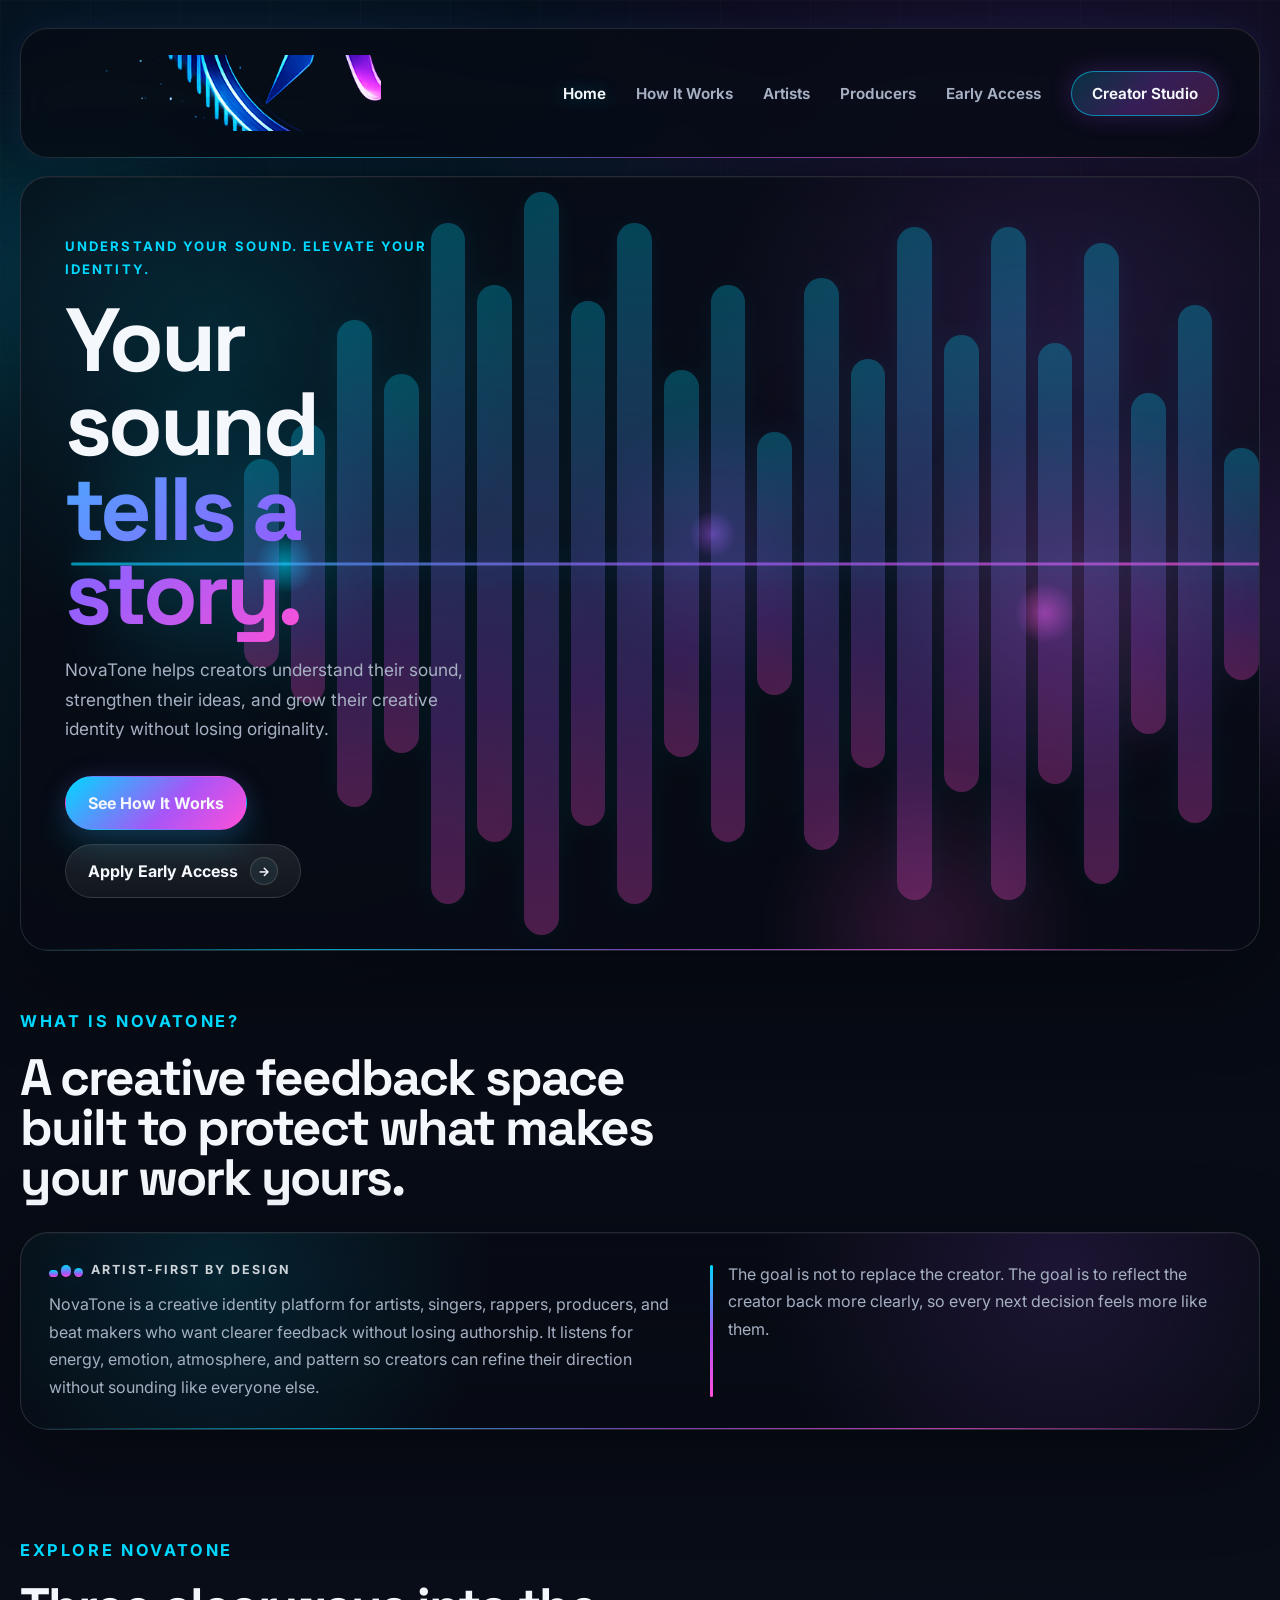
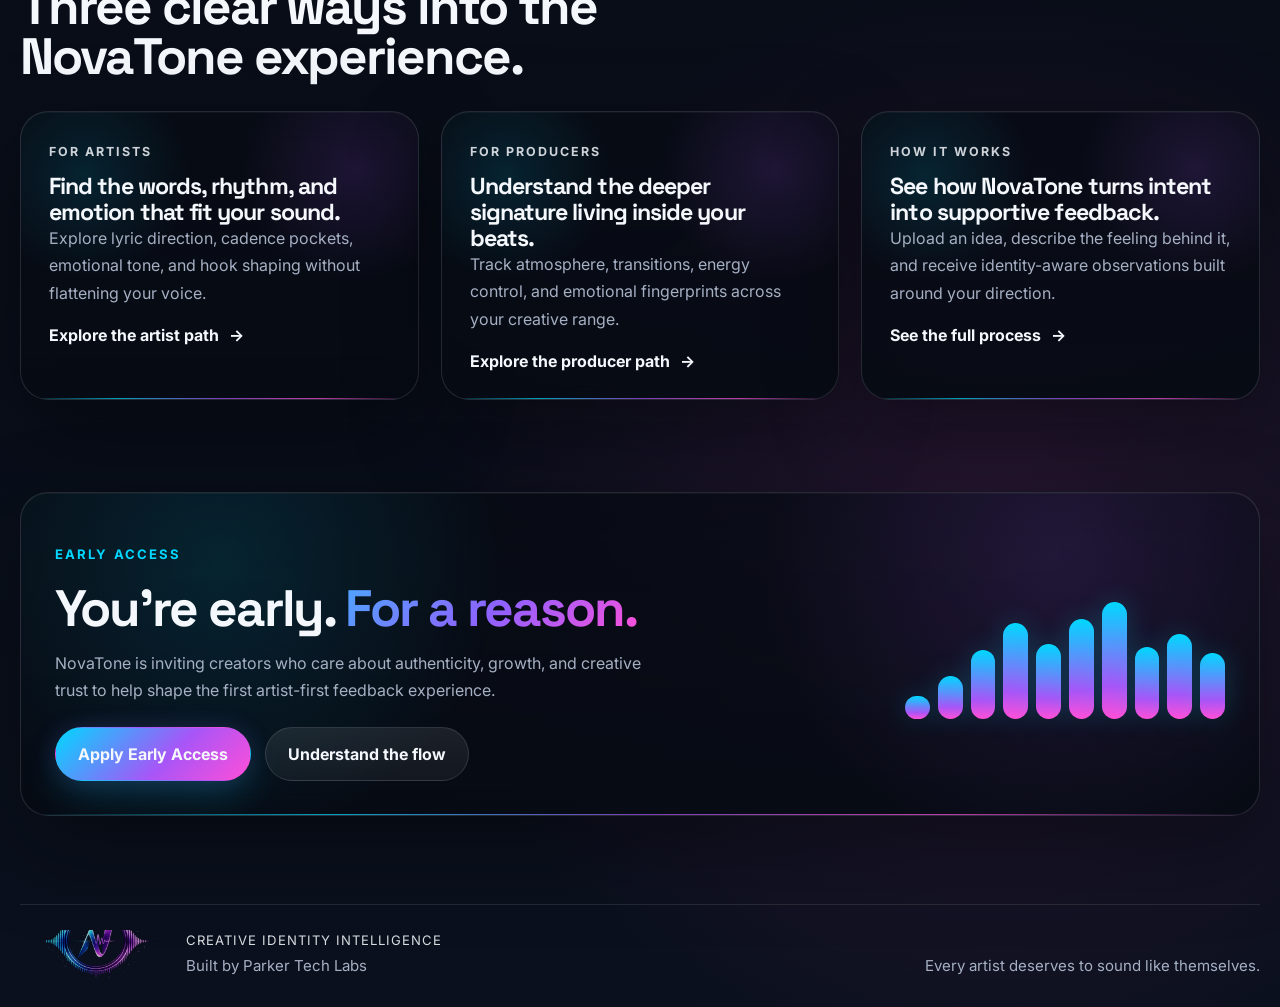
<file: index.html>
<!DOCTYPE html>
<html lang="en">
<head>
  <meta charset="UTF-8">
  <meta name="viewport" content="width=device-width, initial-scale=1.0">
  <title>NovaTone</title>
  <meta http-equiv="refresh" content="0; url=public/index.html">
  <link rel="canonical" href="public/index.html">
  <script>
    window.location.replace("public/index.html");
  </script>
</head>
<body>
  <p>Redirecting to <a href="public/index.html">NovaTone</a>...</p>
</body>
</html>
</file>
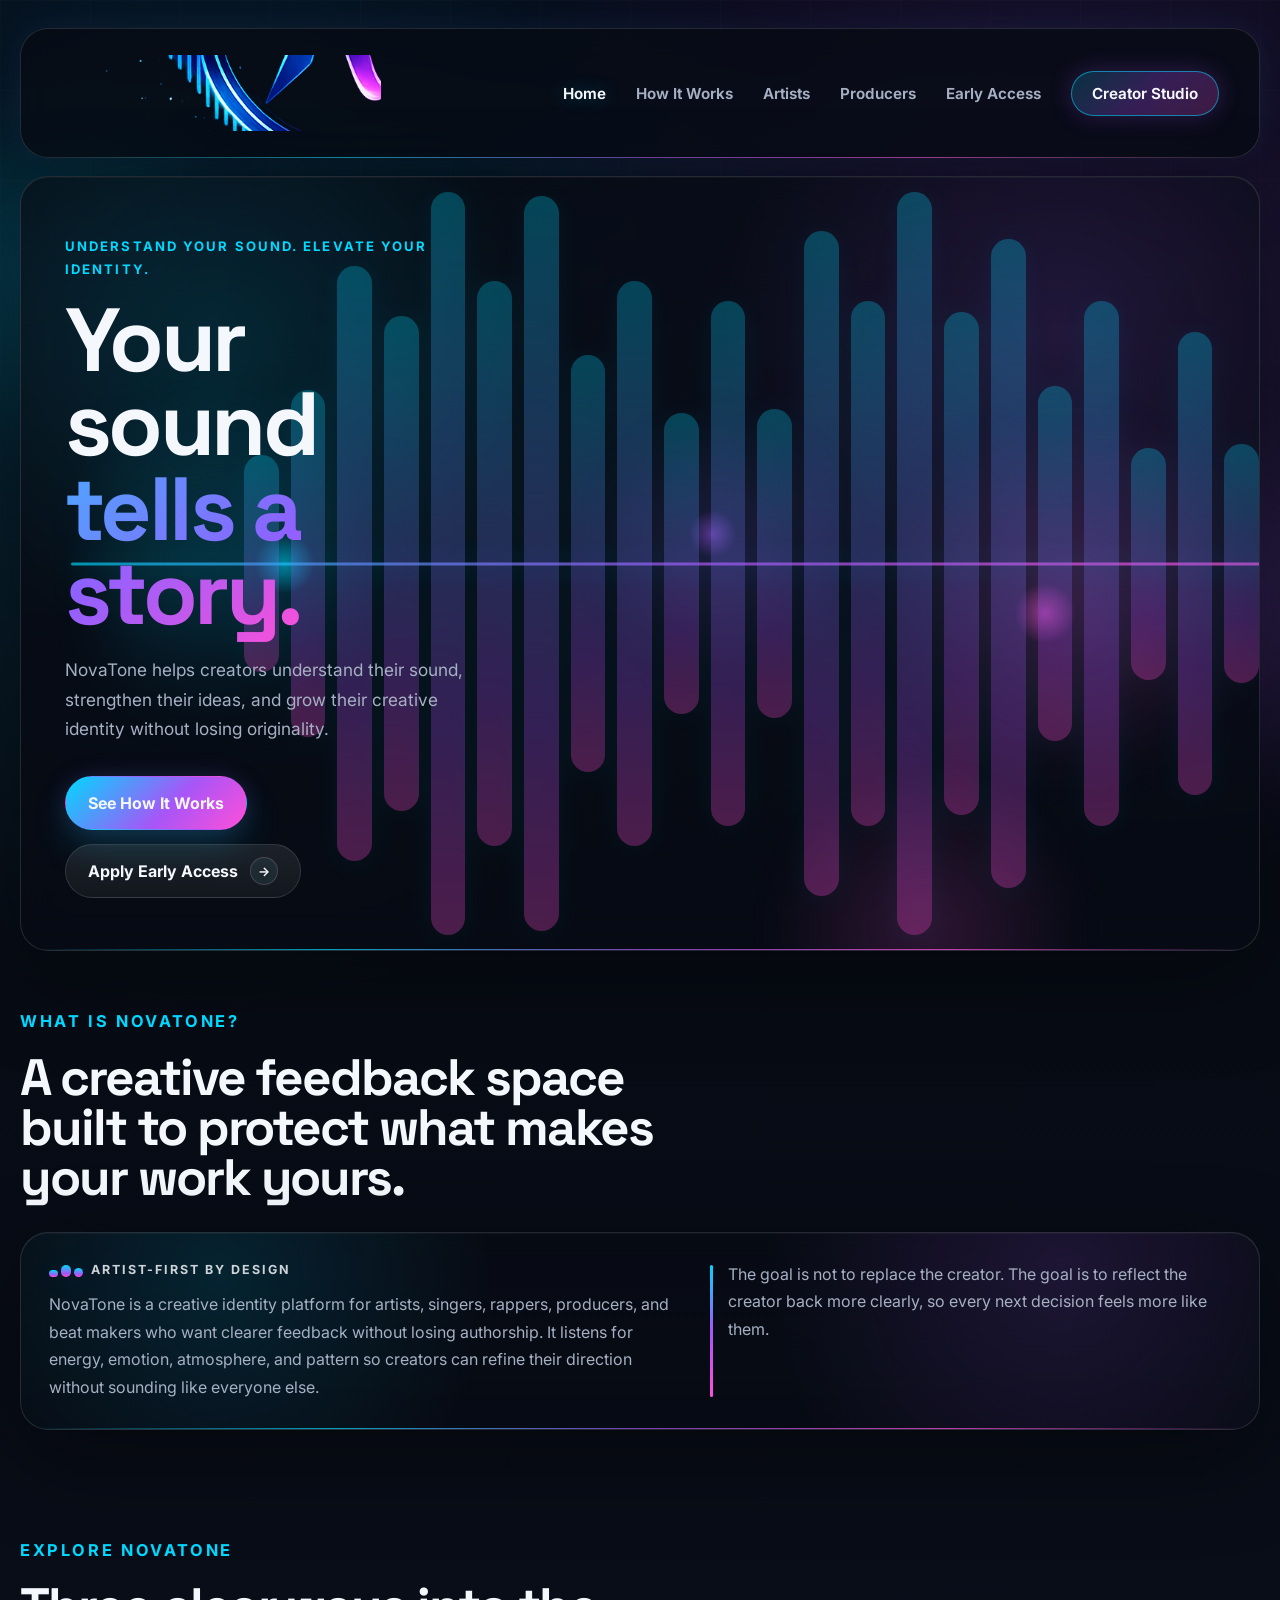
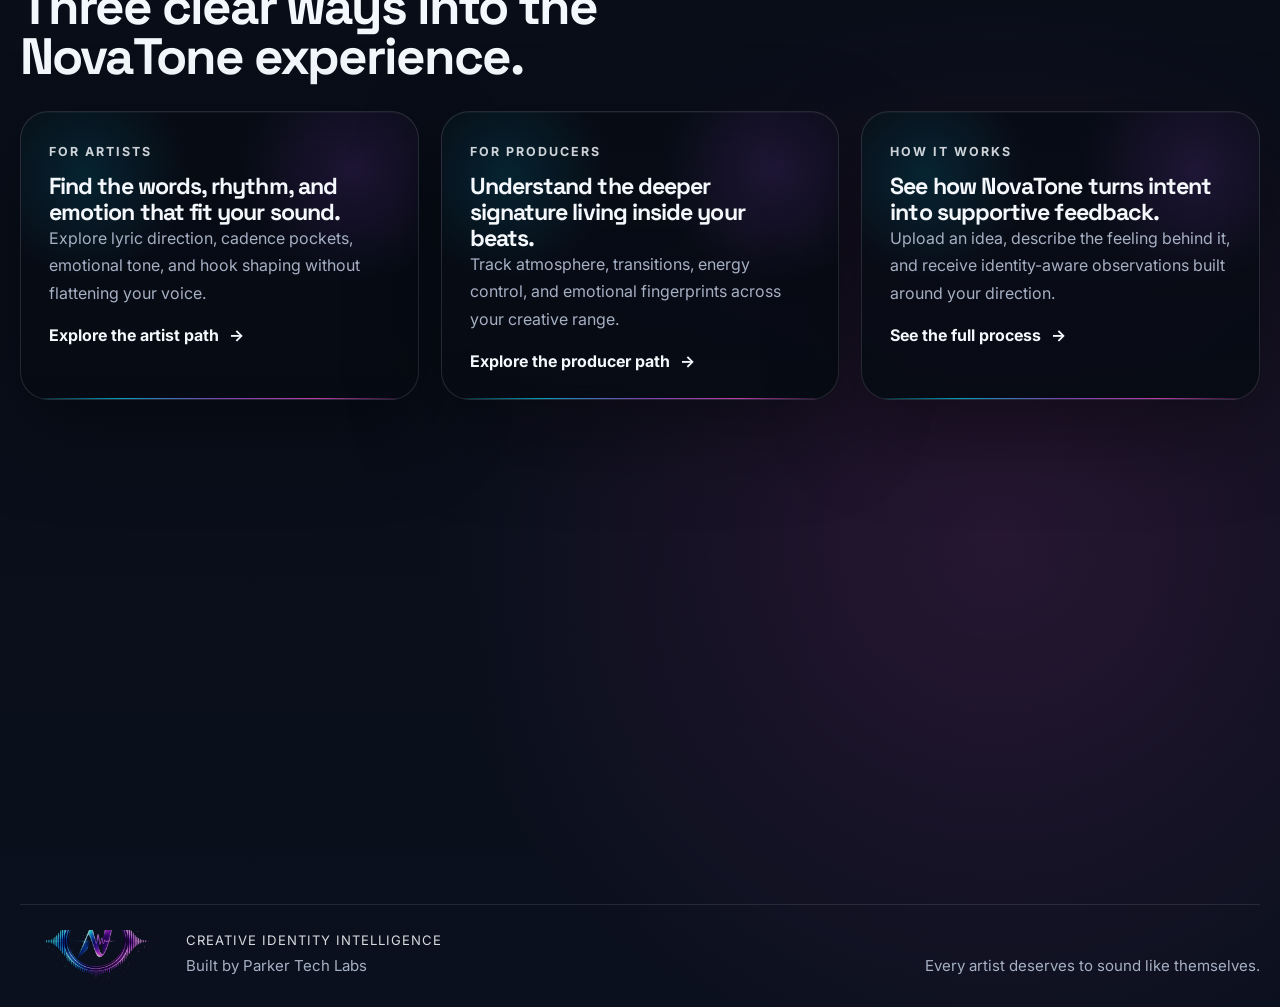
<file: public/index.html>
<!DOCTYPE html>
<html lang="en">
<head>
  <meta charset="UTF-8">
  <meta name="viewport" content="width=device-width, initial-scale=1.0">
  <meta
    name="description"
    content="NovaTone helps creators understand their sound, strengthen their ideas, and grow their creative identity without losing originality."
  >
  <title>NovaTone | Creative Identity Intelligence</title>
  <link rel="icon" type="image/png" href="assets/branding/novatone-logo.png">
  <link rel="preconnect" href="https://fonts.googleapis.com">
  <link rel="preconnect" href="https://fonts.gstatic.com" crossorigin>
  <link
    href="https://fonts.googleapis.com/css2?family=Inter:wght@400;500;600;700&family=Space+Grotesk:wght@400;500;700&family=Plus+Jakarta+Sans:wght@400;500;600;700&display=swap"
    rel="stylesheet"
  >
  <link rel="stylesheet" href="css/styles.css">
</head>
<body>
  <div class="page-shell">
    <div class="ambient ambient-one"></div>
    <div class="ambient ambient-two"></div>
    <div class="grid-glow"></div>
    <div class="ambient-lines"></div>

    <header class="nt-header">
      <div class="nt-header-inner">
        <a href="index.html" class="nt-brand-crop" aria-label="NovaTone home">
          <img
            src="assets/branding/novatone-logo.png"
            alt="NovaTone"
            class="nt-brand-crop-img"
          />
        </a>

        <button class="nt-menu-toggle" aria-label="Open navigation" aria-expanded="false">
          <span></span>
          <span></span>
          <span></span>
        </button>

        <nav class="nt-nav">
          <a href="index.html" class="is-active" aria-current="page">Home</a>
          <a href="how-it-works.html">How It Works</a>
          <a href="artists.html">Artists</a>
          <a href="producers.html">Producers</a>
          <a href="early-access.html">Early Access</a>
          <a href="creator-studio.html" class="nt-nav-cta">Creator Studio</a>
        </nav>
      </div>
    </header>

    <div class="nt-shell">
      <section class="nt-hero">
        <div class="nt-hero-copy reveal">
          <p class="eyebrow">UNDERSTAND YOUR SOUND. ELEVATE YOUR IDENTITY.</p>
          <h1>Your sound <span>tells a story.</span></h1>
          <p class="nt-hero-body">
            NovaTone helps creators understand their sound, strengthen their ideas,
            and grow their creative identity without losing originality.
          </p>
          <div class="nt-hero-actions">
            <a class="button button-primary" href="how-it-works.html">See How It Works</a>
            <a class="button button-secondary nt-secondary-action" href="early-access.html">
              <span>Apply Early Access</span>
              <span class="nt-play-icon" aria-hidden="true">→</span>
            </a>
          </div>
        </div>

        <div class="nt-wave-bg" aria-hidden="true">
          <div class="nt-wave-ribbon"></div>
          <div class="nt-wave-bars">
            <span class="wave-bar" data-base="34"></span>
            <span class="wave-bar" data-base="46"></span>
            <span class="wave-bar" data-base="72"></span>
            <span class="wave-bar" data-base="55"></span>
            <span class="wave-bar" data-base="88"></span>
            <span class="wave-bar" data-base="66"></span>
            <span class="wave-bar" data-base="93"></span>
            <span class="wave-bar" data-base="58"></span>
            <span class="wave-bar" data-base="81"></span>
            <span class="wave-bar" data-base="49"></span>
            <span class="wave-bar" data-base="76"></span>
            <span class="wave-bar" data-base="43"></span>
            <span class="wave-bar" data-base="84"></span>
            <span class="wave-bar" data-base="61"></span>
            <span class="wave-bar" data-base="90"></span>
            <span class="wave-bar" data-base="56"></span>
            <span class="wave-bar" data-base="79"></span>
            <span class="wave-bar" data-base="47"></span>
            <span class="wave-bar" data-base="74"></span>
            <span class="wave-bar" data-base="40"></span>
            <span class="wave-bar" data-base="69"></span>
            <span class="wave-bar" data-base="37"></span>
          </div>
        </div>
      </section>
    </div>

    <main>
      <section class="nt-section" id="what-is-novatone">
        <div class="nt-section-heading reveal">
          <p class="eyebrow">What Is NovaTone?</p>
          <h2>A creative feedback space built to protect what makes your work yours.</h2>
        </div>

        <div class="nt-card nt-intro-card interactive-card reveal">
          <div>
            <div class="nt-kicker">
              <span class="nt-wave-chip" aria-hidden="true">
                <span></span>
                <span></span>
                <span></span>
              </span>
              Artist-first by design
            </div>
            <p>
              NovaTone is a creative identity platform for artists, singers,
              rappers, producers, and beat makers who want clearer feedback
              without losing authorship. It listens for energy, emotion,
              atmosphere, and pattern so creators can refine their direction
              without sounding like everyone else.
            </p>
          </div>
          <div class="nt-quote">
            <p>
              The goal is not to replace the creator. The goal is to reflect the
              creator back more clearly, so every next decision feels more like
              them.
            </p>
          </div>
        </div>
      </section>

      <section class="nt-section">
        <div class="nt-section-heading reveal">
          <p class="eyebrow">Explore NovaTone</p>
          <h2>Three clear ways into the NovaTone experience.</h2>
        </div>

        <div class="nt-grid three-up">
          <article class="nt-card interactive-card reveal">
            <div class="nt-kicker">For Artists</div>
            <h3>Find the words, rhythm, and emotion that fit your sound.</h3>
            <p>
              Explore lyric direction, cadence pockets, emotional tone, and hook
              shaping without flattening your voice.
            </p>
            <a href="artists.html" class="nt-link-row">Explore the artist path <span aria-hidden="true">→</span></a>
          </article>

          <article class="nt-card interactive-card reveal">
            <div class="nt-kicker">For Producers</div>
            <h3>Understand the deeper signature living inside your beats.</h3>
            <p>
              Track atmosphere, transitions, energy control, and emotional
              fingerprints across your creative range.
            </p>
            <a href="producers.html" class="nt-link-row">Explore the producer path <span aria-hidden="true">→</span></a>
          </article>

          <article class="nt-card interactive-card reveal">
            <div class="nt-kicker">How It Works</div>
            <h3>See how NovaTone turns intent into supportive feedback.</h3>
            <p>
              Upload an idea, describe the feeling behind it, and receive
              identity-aware observations built around your direction.
            </p>
            <a href="how-it-works.html" class="nt-link-row">See the full process <span aria-hidden="true">→</span></a>
          </article>
        </div>
      </section>

      <section class="nt-section">
        <div class="nt-home-cta reveal">
          <div class="nt-home-cta-copy">
            <p class="eyebrow">Early Access</p>
            <h2>You’re early. <span>For a reason.</span></h2>
            <p>
              NovaTone is inviting creators who care about authenticity, growth,
              and creative trust to help shape the first artist-first feedback
              experience.
            </p>
            <div class="nt-home-cta-actions">
              <a href="early-access.html" class="button button-primary">Apply Early Access</a>
              <a href="how-it-works.html" class="button button-secondary">Understand the flow</a>
            </div>
          </div>

          <div class="nt-mini-wave" aria-hidden="true">
            <span data-base="26"></span>
            <span data-base="42"></span>
            <span data-base="58"></span>
            <span data-base="74"></span>
            <span data-base="52"></span>
            <span data-base="68"></span>
            <span data-base="80"></span>
            <span data-base="48"></span>
            <span data-base="64"></span>
            <span data-base="56"></span>
          </div>
        </div>
      </section>
    </main>

    <footer class="nt-footer">
      <div class="footer-lockup">
        <img src="assets/branding/novatone-logo.png" alt="NovaTone" class="nt-footer-logo">
        <div class="footer-copy">
          <p class="footer-tagline">Creative Identity Intelligence</p>
          <p class="footer-meta">Built by Parker Tech Labs</p>
        </div>
      </div>
      <p class="footer-note">Every artist deserves to sound like themselves.</p>
    </footer>
  </div>

  <script src="js/main.js"></script>
</body>
</html>
</file>
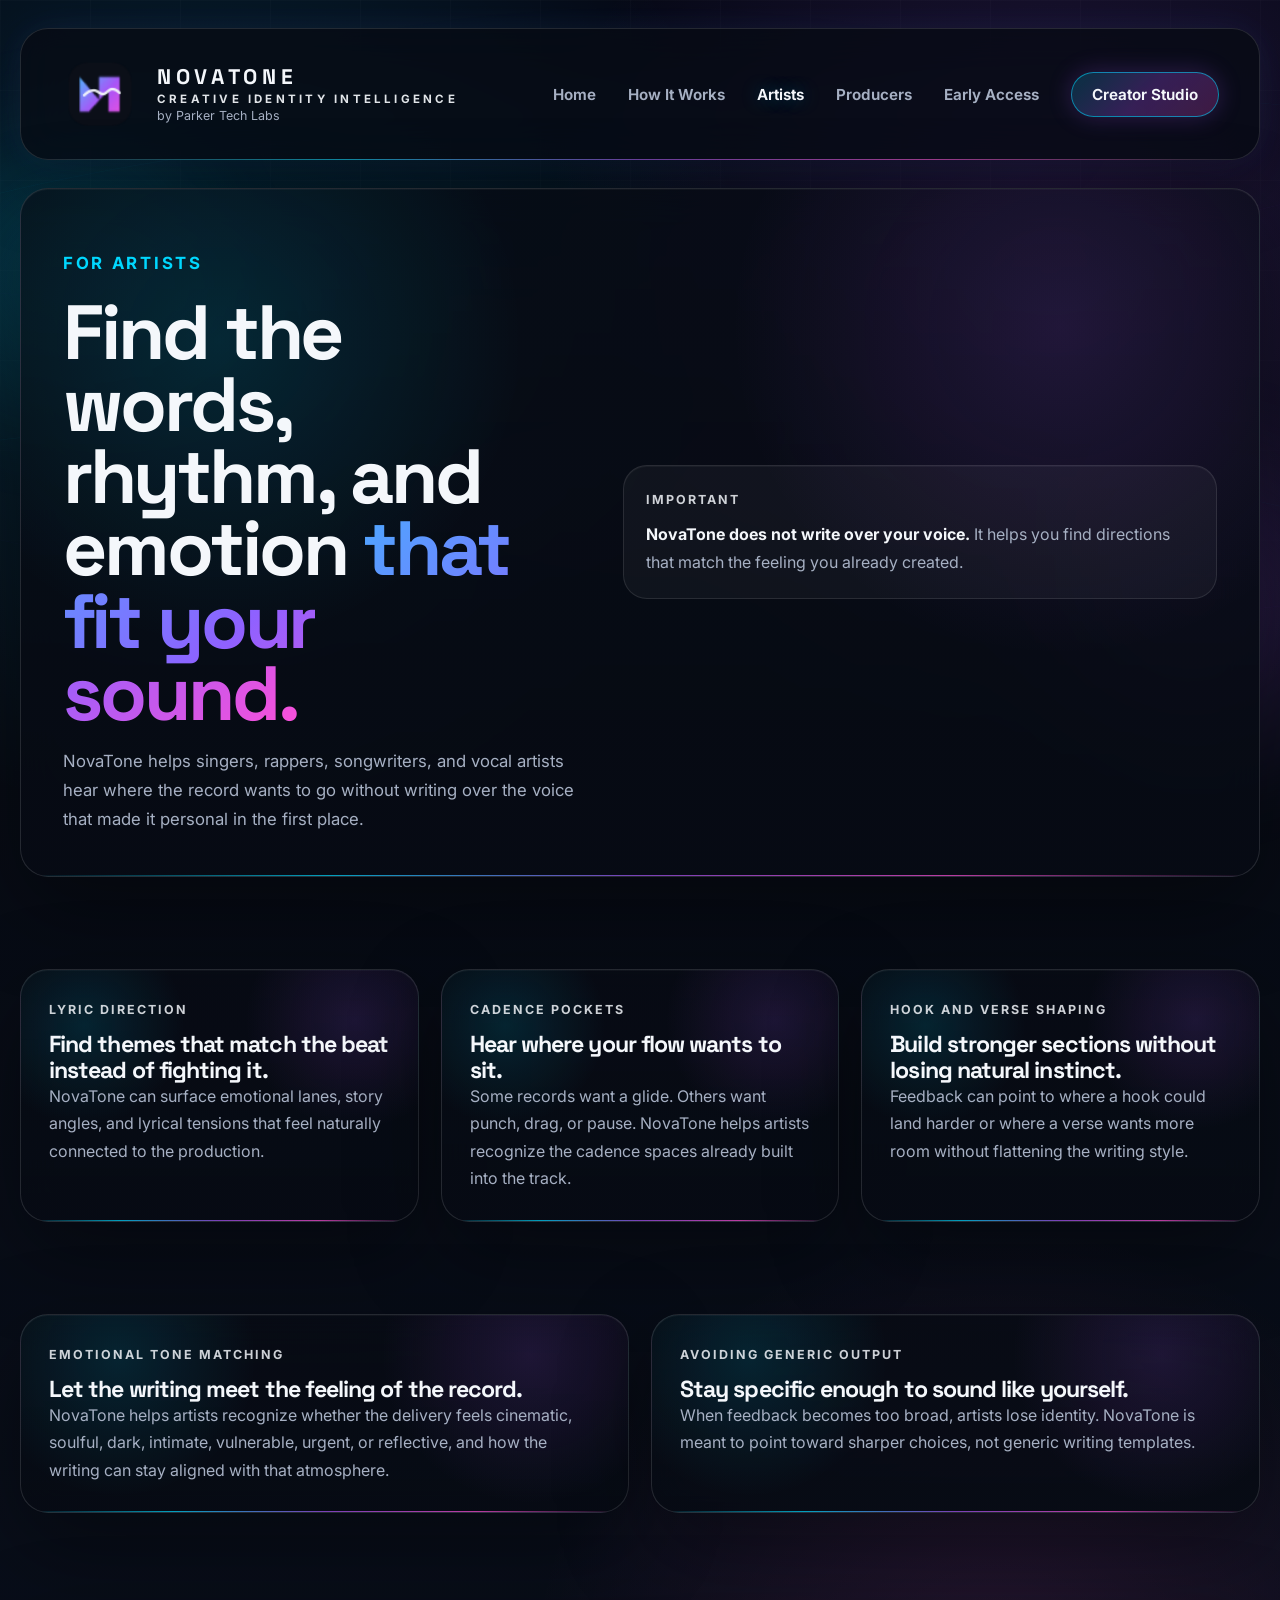
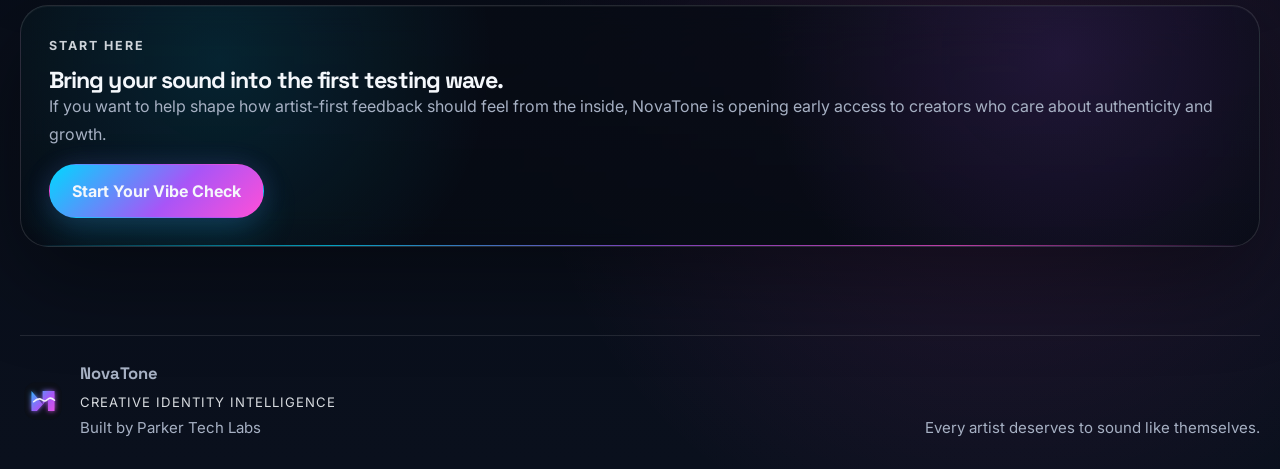
<file: artists.html>
<!DOCTYPE html>
<html lang="en">
<head>
  <meta charset="UTF-8">
  <meta name="viewport" content="width=device-width, initial-scale=1.0">
  <meta
    name="description"
    content="NovaTone helps singers, rappers, songwriters, and vocal artists find lyric direction, cadence, emotion, and stronger creative identity."
  >
  <title>NovaTone | For Artists</title>
  <link rel="icon" type="image/svg+xml" href="assets/novatone-mark.svg">
  <link rel="preconnect" href="https://fonts.googleapis.com">
  <link rel="preconnect" href="https://fonts.gstatic.com" crossorigin>
  <link
    href="https://fonts.googleapis.com/css2?family=Inter:wght@400;500;600;700&family=Space+Grotesk:wght@400;500;700&family=Plus+Jakarta+Sans:wght@400;500;600;700&display=swap"
    rel="stylesheet"
  >
  <link rel="stylesheet" href="css/styles.css">
</head>
<body>
  <div class="page-shell">
    <div class="ambient ambient-one"></div>
    <div class="ambient ambient-two"></div>
    <div class="grid-glow"></div>
    <div class="ambient-lines"></div>

    <header class="nt-header">
      <div class="nt-header-inner">
        <a href="index.html" class="nt-brand">
          <img src="assets/novatone-logo.png" alt="NovaTone logo" class="nt-logo">
          <div class="nt-brand-copy">
            <span class="nt-wordmark">NovaTone</span>
            <span class="nt-tagline">Creative Identity Intelligence</span>
            <span class="nt-built">by Parker Tech Labs</span>
          </div>
        </a>

        <button class="nt-menu-toggle" aria-label="Open navigation" aria-expanded="false">
          <span></span>
          <span></span>
          <span></span>
        </button>

        <nav class="nt-nav">
          <a href="index.html">Home</a>
          <a href="how-it-works.html">How It Works</a>
          <a href="artists.html" class="is-active" aria-current="page">Artists</a>
          <a href="producers.html">Producers</a>
          <a href="early-access.html">Early Access</a>
          <a href="creator-studio.html" class="nt-nav-cta">Creator Studio</a>
        </nav>
      </div>
    </header>

    <main>
      <section class="nt-page-hero">
        <div class="nt-page-hero-copy reveal">
          <p class="eyebrow">For Artists</p>
          <h1>Find the words, rhythm, and emotion <span>that fit your sound.</span></h1>
          <p>
            NovaTone helps singers, rappers, songwriters, and vocal artists hear
            where the record wants to go without writing over the voice that made
            it personal in the first place.
          </p>
        </div>

        <div class="nt-page-hero-note reveal">
          <div class="nt-kicker">Important</div>
          <p>
            <strong>NovaTone does not write over your voice.</strong> It helps you
            find directions that match the feeling you already created.
          </p>
        </div>
      </section>

      <section class="nt-section">
        <div class="nt-grid three-up">
          <article class="nt-card interactive-card reveal">
            <div class="nt-kicker">Lyric Direction</div>
            <h3>Find themes that match the beat instead of fighting it.</h3>
            <p>
              NovaTone can surface emotional lanes, story angles, and lyrical
              tensions that feel naturally connected to the production.
            </p>
          </article>

          <article class="nt-card interactive-card reveal">
            <div class="nt-kicker">Cadence Pockets</div>
            <h3>Hear where your flow wants to sit.</h3>
            <p>
              Some records want a glide. Others want punch, drag, or pause.
              NovaTone helps artists recognize the cadence spaces already built into the track.
            </p>
          </article>

          <article class="nt-card interactive-card reveal">
            <div class="nt-kicker">Hook and Verse Shaping</div>
            <h3>Build stronger sections without losing natural instinct.</h3>
            <p>
              Feedback can point to where a hook could land harder or where a
              verse wants more room without flattening the writing style.
            </p>
          </article>
        </div>
      </section>

      <section class="nt-section">
        <div class="nt-grid two-up">
          <article class="nt-card interactive-card reveal">
            <div class="nt-kicker">Emotional Tone Matching</div>
            <h3>Let the writing meet the feeling of the record.</h3>
            <p>
              NovaTone helps artists recognize whether the delivery feels cinematic,
              soulful, dark, intimate, vulnerable, urgent, or reflective, and how
              the writing can stay aligned with that atmosphere.
            </p>
          </article>

          <article class="nt-card interactive-card reveal">
            <div class="nt-kicker">Avoiding Generic Output</div>
            <h3>Stay specific enough to sound like yourself.</h3>
            <p>
              When feedback becomes too broad, artists lose identity. NovaTone is
              meant to point toward sharper choices, not generic writing templates.
            </p>
          </article>
        </div>
      </section>

      <section class="nt-section">
        <div class="nt-card interactive-card reveal">
          <div class="nt-kicker">Start Here</div>
          <h3>Bring your sound into the first testing wave.</h3>
          <p>
            If you want to help shape how artist-first feedback should feel from
            the inside, NovaTone is opening early access to creators who care about
            authenticity and growth.
          </p>
          <a href="early-access.html" class="button button-primary">Start Your Vibe Check</a>
        </div>
      </section>
    </main>

    <footer class="nt-footer">
      <div class="footer-lockup">
        <img src="assets/novatone-mark.svg" alt="">
        <div class="footer-copy">
          <p class="footer-brand">NovaTone</p>
          <p class="footer-tagline">Creative Identity Intelligence</p>
          <p class="footer-meta">Built by Parker Tech Labs</p>
        </div>
      </div>
      <p class="footer-note">Every artist deserves to sound like themselves.</p>
    </footer>
  </div>

  <script src="js/main.js"></script>
</body>
</html>
</file>
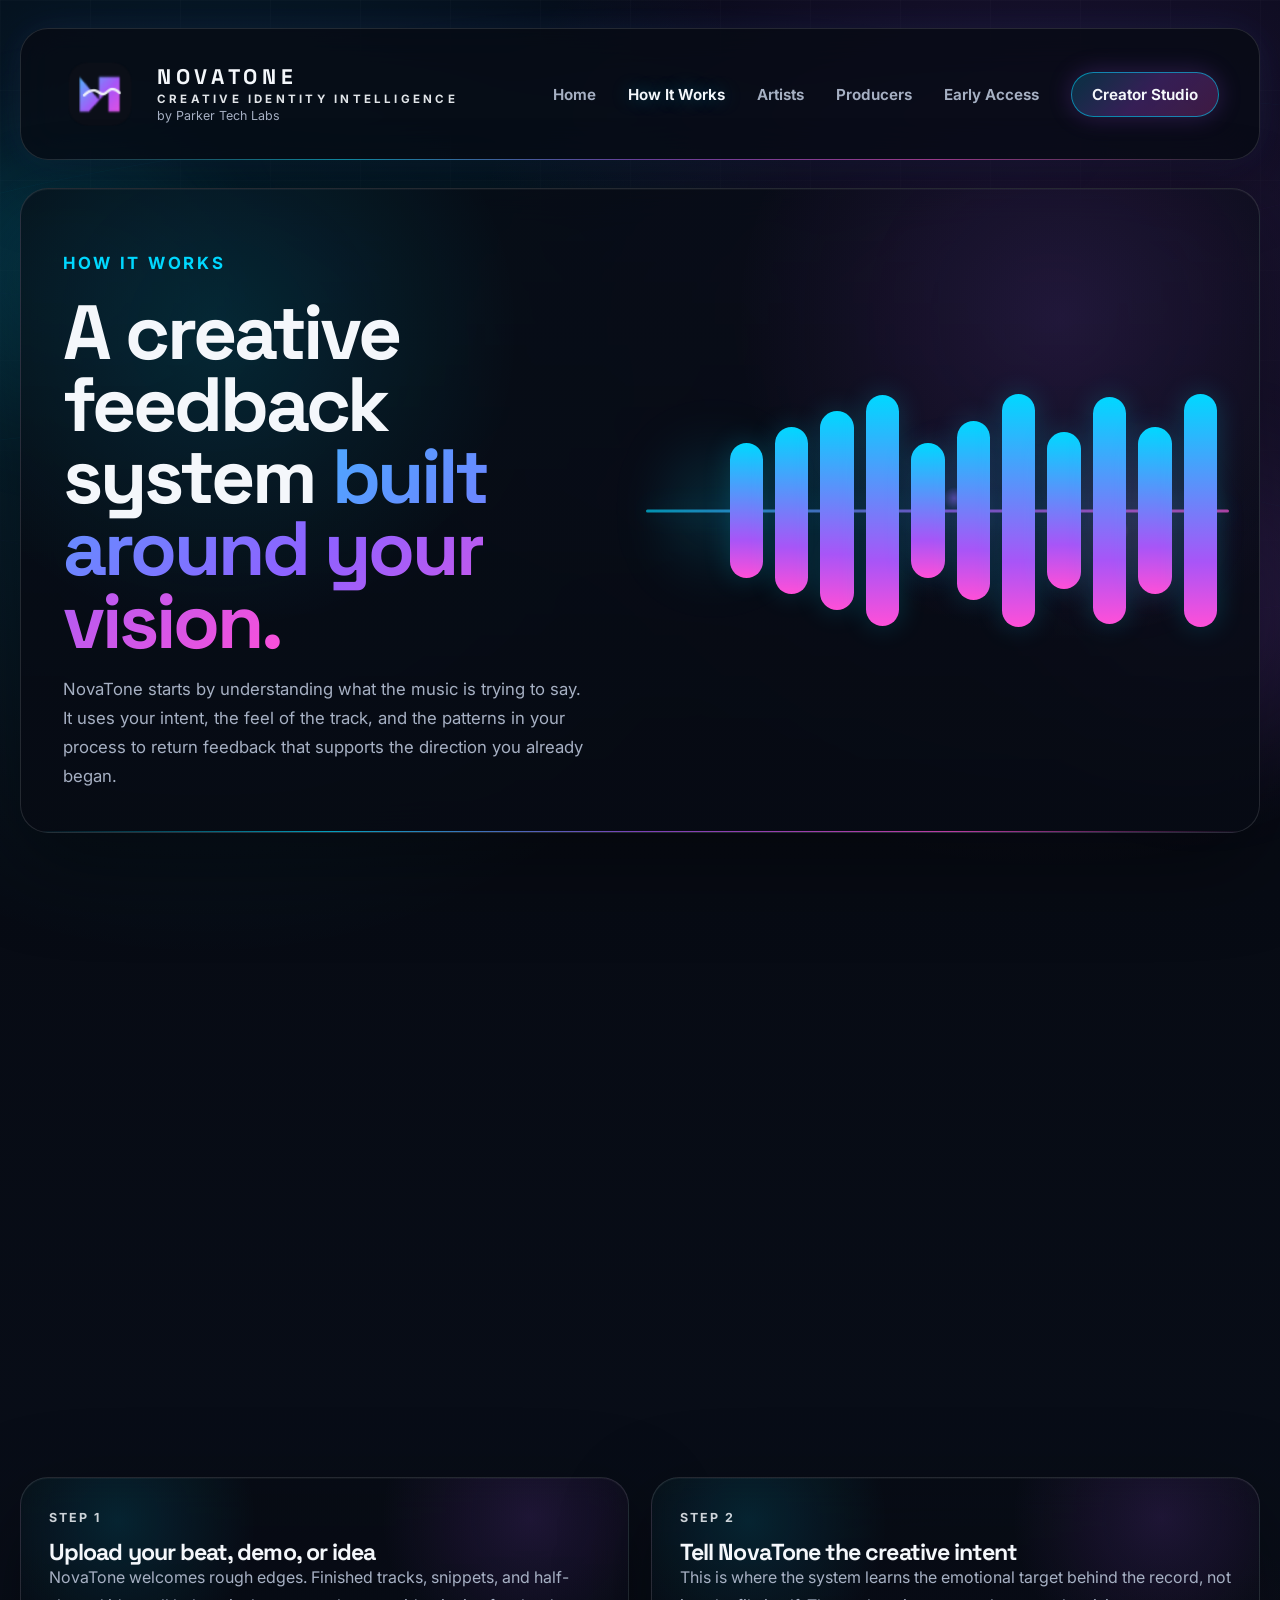
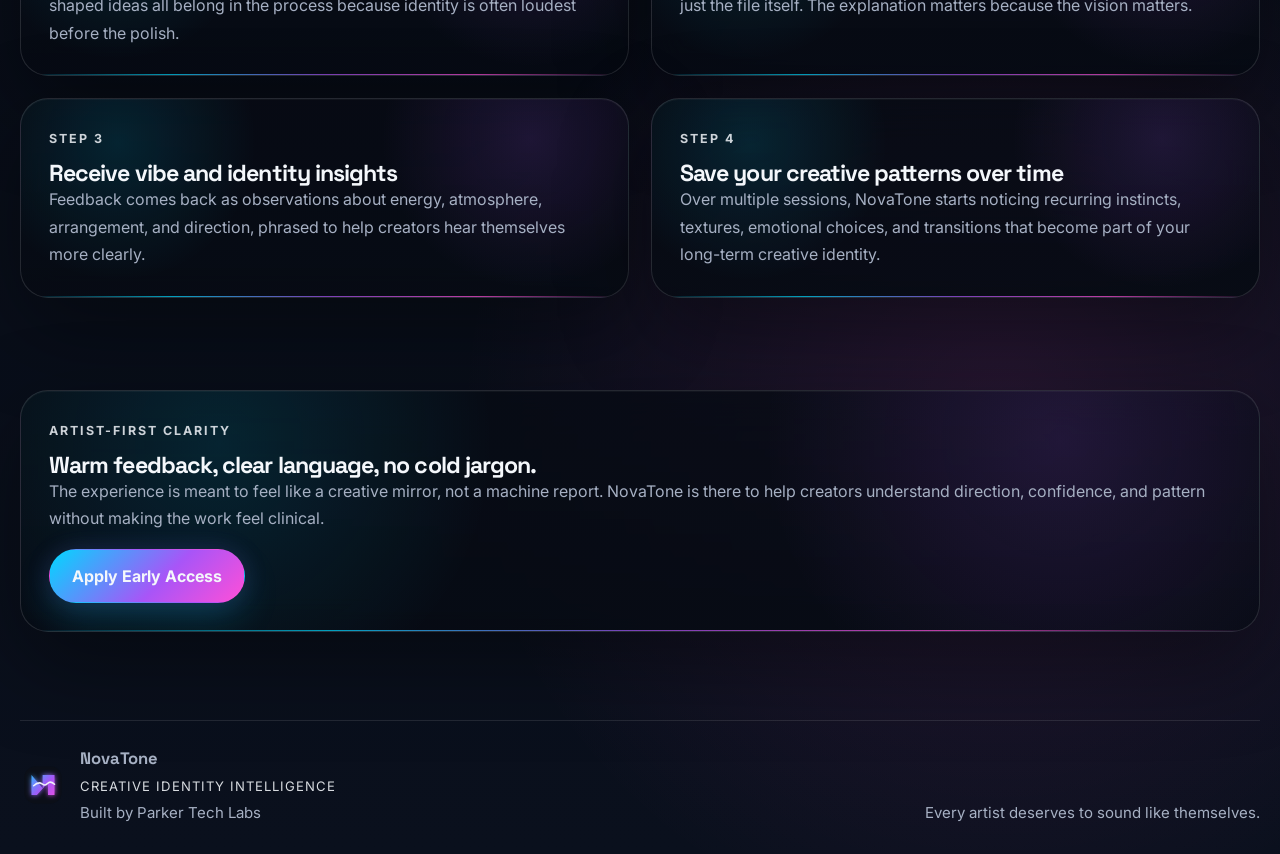
<file: how-it-works.html>
<!DOCTYPE html>
<html lang="en">
<head>
  <meta charset="UTF-8">
  <meta name="viewport" content="width=device-width, initial-scale=1.0">
  <meta
    name="description"
    content="See how NovaTone uses creative intent, vibe analysis, and identity-aware feedback to support artists and producers."
  >
  <title>NovaTone | How It Works</title>
  <link rel="icon" type="image/svg+xml" href="assets/novatone-mark.svg">
  <link rel="preconnect" href="https://fonts.googleapis.com">
  <link rel="preconnect" href="https://fonts.gstatic.com" crossorigin>
  <link
    href="https://fonts.googleapis.com/css2?family=Inter:wght@400;500;600;700&family=Space+Grotesk:wght@400;500;700&family=Plus+Jakarta+Sans:wght@400;500;600;700&display=swap"
    rel="stylesheet"
  >
  <link rel="stylesheet" href="css/styles.css">
</head>
<body>
  <div class="page-shell">
    <div class="ambient ambient-one"></div>
    <div class="ambient ambient-two"></div>
    <div class="grid-glow"></div>
    <div class="ambient-lines"></div>

    <header class="nt-header">
      <div class="nt-header-inner">
        <a href="index.html" class="nt-brand">
          <img src="assets/novatone-logo.png" alt="NovaTone logo" class="nt-logo">
          <div class="nt-brand-copy">
            <span class="nt-wordmark">NovaTone</span>
            <span class="nt-tagline">Creative Identity Intelligence</span>
            <span class="nt-built">by Parker Tech Labs</span>
          </div>
        </a>

        <button class="nt-menu-toggle" aria-label="Open navigation" aria-expanded="false">
          <span></span>
          <span></span>
          <span></span>
        </button>

        <nav class="nt-nav">
          <a href="index.html">Home</a>
          <a href="how-it-works.html" class="is-active" aria-current="page">How It Works</a>
          <a href="artists.html">Artists</a>
          <a href="producers.html">Producers</a>
          <a href="early-access.html">Early Access</a>
          <a href="creator-studio.html" class="nt-nav-cta">Creator Studio</a>
        </nav>
      </div>
    </header>

    <main>
      <section class="nt-page-hero">
        <div class="nt-page-hero-copy reveal">
          <p class="eyebrow">How It Works</p>
          <h1>A creative feedback system <span>built around your vision.</span></h1>
          <p>
            NovaTone starts by understanding what the music is trying to say. It
            uses your intent, the feel of the track, and the patterns in your
            process to return feedback that supports the direction you already
            began.
          </p>
        </div>

        <div class="nt-page-hero-visual" aria-hidden="true">
          <div class="nt-page-wave"></div>
          <div class="nt-page-wave-bars">
            <span class="wave-bar" data-base="32"></span>
            <span class="wave-bar" data-base="44"></span>
            <span class="wave-bar" data-base="58"></span>
            <span class="wave-bar" data-base="74"></span>
            <span class="wave-bar" data-base="49"></span>
            <span class="wave-bar" data-base="66"></span>
            <span class="wave-bar" data-base="82"></span>
            <span class="wave-bar" data-base="54"></span>
            <span class="wave-bar" data-base="70"></span>
            <span class="wave-bar" data-base="46"></span>
            <span class="wave-bar" data-base="64"></span>
          </div>
        </div>
      </section>

      <section class="nt-section">
        <div class="nt-section-heading reveal">
          <p class="eyebrow">Process Timeline</p>
          <h2>A clear flow from raw idea to long-term creative clarity.</h2>
        </div>

        <div class="nt-timeline reveal">
          <div class="nt-timeline-track">
            <div class="nt-timeline-node">
              <strong>Upload</strong>
              <p>Bring in a beat, demo, voice note, rough draft, or unfinished concept.</p>
            </div>
            <div class="nt-timeline-node">
              <strong>Creative intent</strong>
              <p>Explain what inspired it, what feeling you wanted, and what makes it yours.</p>
            </div>
            <div class="nt-timeline-node">
              <strong>Vibe analysis</strong>
              <p>NovaTone reads emotional motion, atmosphere, and energy transitions.</p>
            </div>
            <div class="nt-timeline-node">
              <strong>Supportive feedback</strong>
              <p>You receive identity-aware observations that guide, not control.</p>
            </div>
            <div class="nt-timeline-node">
              <strong>Creative DNA history</strong>
              <p>Patterns build over time so your style becomes easier to understand and protect.</p>
            </div>
          </div>
        </div>
      </section>

      <section class="nt-section">
        <div class="nt-grid two-up">
          <article class="nt-card interactive-card reveal">
            <div class="nt-kicker">Step 1</div>
            <h3>Upload your beat, demo, or idea</h3>
            <p>
              NovaTone welcomes rough edges. Finished tracks, snippets, and half-shaped
              ideas all belong in the process because identity is often loudest before
              the polish.
            </p>
          </article>

          <article class="nt-card interactive-card reveal">
            <div class="nt-kicker">Step 2</div>
            <h3>Tell NovaTone the creative intent</h3>
            <p>
              This is where the system learns the emotional target behind the record,
              not just the file itself. The explanation matters because the vision matters.
            </p>
          </article>

          <article class="nt-card interactive-card reveal">
            <div class="nt-kicker">Step 3</div>
            <h3>Receive vibe and identity insights</h3>
            <p>
              Feedback comes back as observations about energy, atmosphere, arrangement,
              and direction, phrased to help creators hear themselves more clearly.
            </p>
          </article>

          <article class="nt-card interactive-card reveal">
            <div class="nt-kicker">Step 4</div>
            <h3>Save your creative patterns over time</h3>
            <p>
              Over multiple sessions, NovaTone starts noticing recurring instincts,
              textures, emotional choices, and transitions that become part of your
              long-term creative identity.
            </p>
          </article>
        </div>
      </section>

      <section class="nt-section">
        <div class="nt-card interactive-card reveal">
          <div class="nt-kicker">Artist-first clarity</div>
          <h3>Warm feedback, clear language, no cold jargon.</h3>
          <p>
            The experience is meant to feel like a creative mirror, not a machine
            report. NovaTone is there to help creators understand direction,
            confidence, and pattern without making the work feel clinical.
          </p>
          <a href="early-access.html" class="button button-primary">Apply Early Access</a>
        </div>
      </section>
    </main>

    <footer class="nt-footer">
      <div class="footer-lockup">
        <img src="assets/novatone-mark.svg" alt="">
        <div class="footer-copy">
          <p class="footer-brand">NovaTone</p>
          <p class="footer-tagline">Creative Identity Intelligence</p>
          <p class="footer-meta">Built by Parker Tech Labs</p>
        </div>
      </div>
      <p class="footer-note">Every artist deserves to sound like themselves.</p>
    </footer>
  </div>

  <script src="js/main.js"></script>
</body>
</html>
</file>
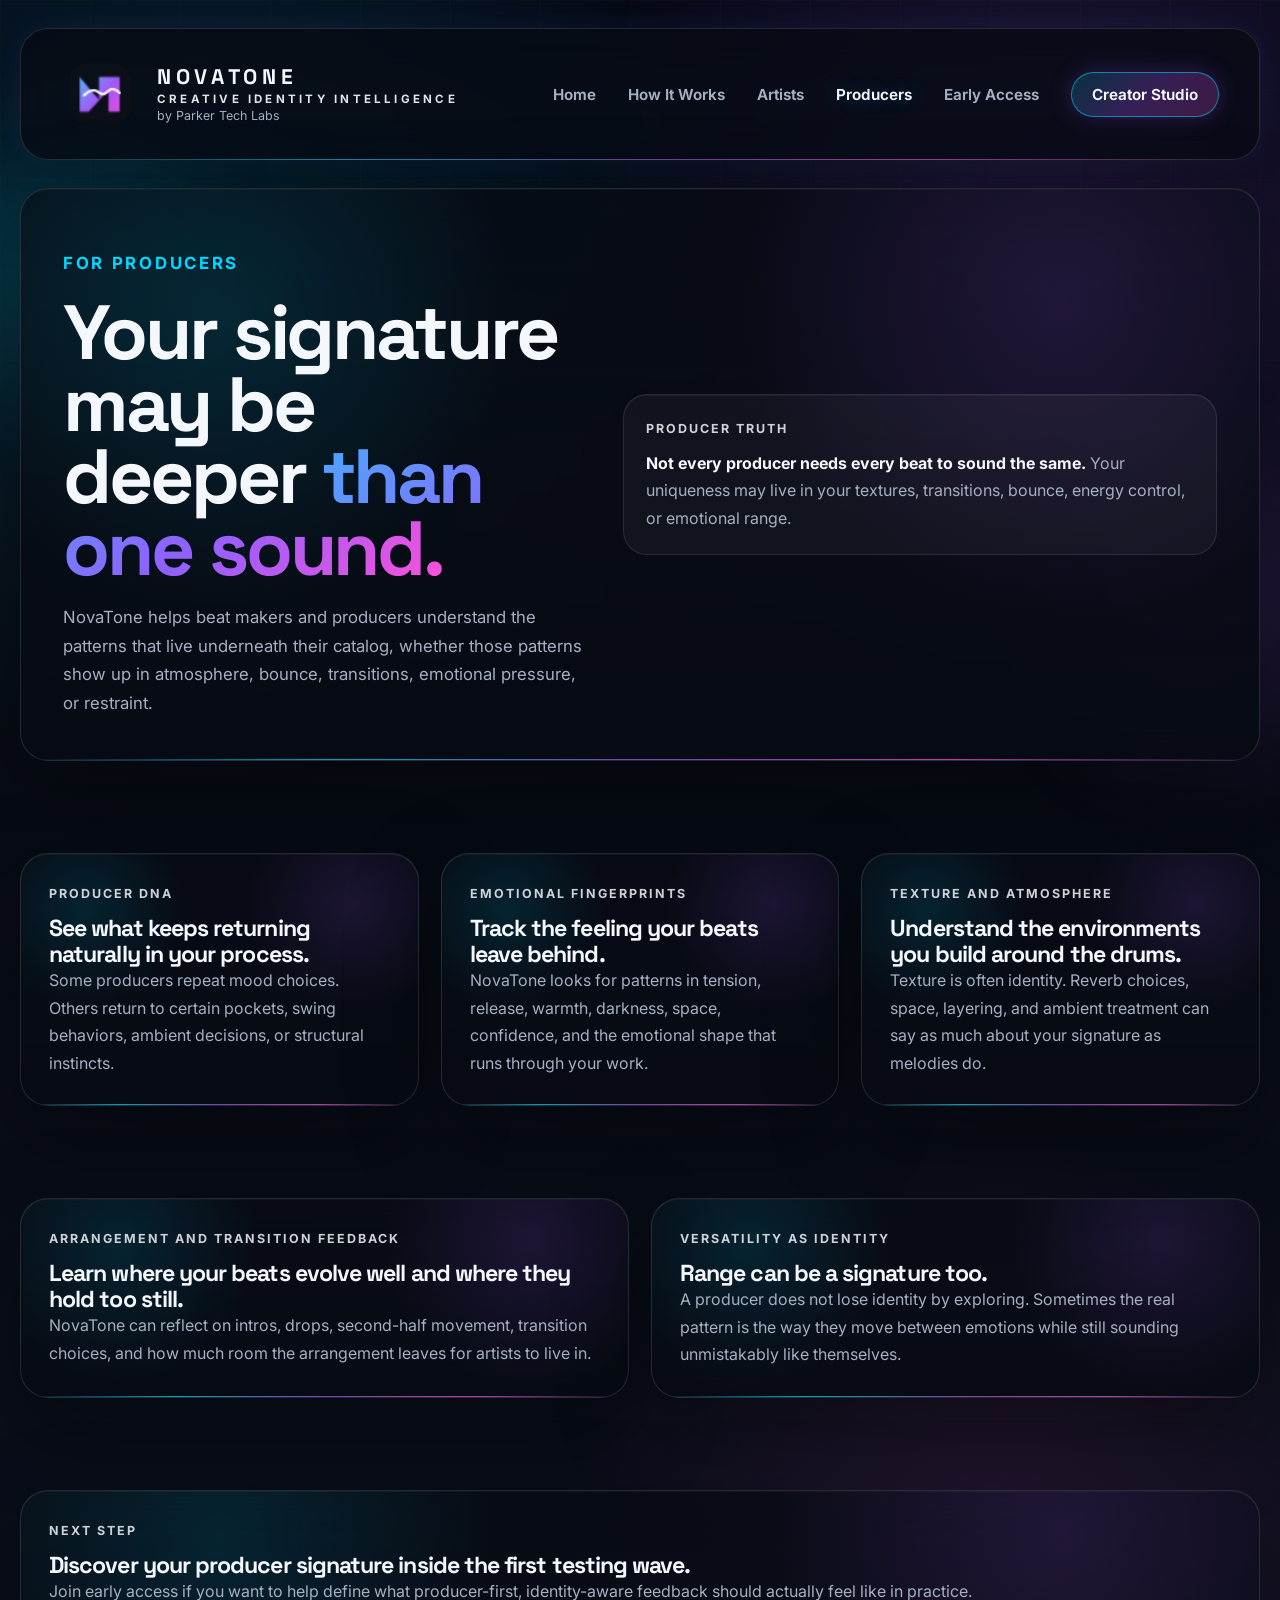
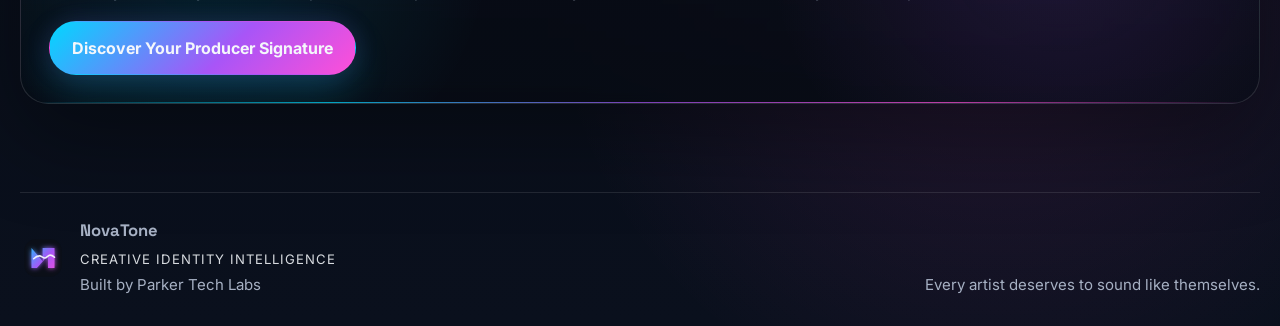
<file: producers.html>
<!DOCTYPE html>
<html lang="en">
<head>
  <meta charset="UTF-8">
  <meta name="viewport" content="width=device-width, initial-scale=1.0">
  <meta
    name="description"
    content="NovaTone helps producers and beat makers understand producer DNA, emotional fingerprints, arrangement choices, and identity across their range."
  >
  <title>NovaTone | For Producers</title>
  <link rel="icon" type="image/svg+xml" href="assets/novatone-mark.svg">
  <link rel="preconnect" href="https://fonts.googleapis.com">
  <link rel="preconnect" href="https://fonts.gstatic.com" crossorigin>
  <link
    href="https://fonts.googleapis.com/css2?family=Inter:wght@400;500;600;700&family=Space+Grotesk:wght@400;500;700&family=Plus+Jakarta+Sans:wght@400;500;600;700&display=swap"
    rel="stylesheet"
  >
  <link rel="stylesheet" href="css/styles.css">
</head>
<body>
  <div class="page-shell">
    <div class="ambient ambient-one"></div>
    <div class="ambient ambient-two"></div>
    <div class="grid-glow"></div>
    <div class="ambient-lines"></div>

    <header class="nt-header">
      <div class="nt-header-inner">
        <a href="index.html" class="nt-brand">
          <img src="assets/novatone-logo.png" alt="NovaTone logo" class="nt-logo">
          <div class="nt-brand-copy">
            <span class="nt-wordmark">NovaTone</span>
            <span class="nt-tagline">Creative Identity Intelligence</span>
            <span class="nt-built">by Parker Tech Labs</span>
          </div>
        </a>

        <button class="nt-menu-toggle" aria-label="Open navigation" aria-expanded="false">
          <span></span>
          <span></span>
          <span></span>
        </button>

        <nav class="nt-nav">
          <a href="index.html">Home</a>
          <a href="how-it-works.html">How It Works</a>
          <a href="artists.html">Artists</a>
          <a href="producers.html" class="is-active" aria-current="page">Producers</a>
          <a href="early-access.html">Early Access</a>
          <a href="creator-studio.html" class="nt-nav-cta">Creator Studio</a>
        </nav>
      </div>
    </header>

    <main>
      <section class="nt-page-hero">
        <div class="nt-page-hero-copy reveal">
          <p class="eyebrow">For Producers</p>
          <h1>Your signature may be deeper <span>than one sound.</span></h1>
          <p>
            NovaTone helps beat makers and producers understand the patterns that
            live underneath their catalog, whether those patterns show up in
            atmosphere, bounce, transitions, emotional pressure, or restraint.
          </p>
        </div>

        <div class="nt-page-hero-note reveal">
          <div class="nt-kicker">Producer Truth</div>
          <p>
            <strong>Not every producer needs every beat to sound the same.</strong>
            Your uniqueness may live in your textures, transitions, bounce, energy
            control, or emotional range.
          </p>
        </div>
      </section>

      <section class="nt-section">
        <div class="nt-grid three-up">
          <article class="nt-card interactive-card reveal">
            <div class="nt-kicker">Producer DNA</div>
            <h3>See what keeps returning naturally in your process.</h3>
            <p>
              Some producers repeat mood choices. Others return to certain pockets,
              swing behaviors, ambient decisions, or structural instincts.
            </p>
          </article>

          <article class="nt-card interactive-card reveal">
            <div class="nt-kicker">Emotional Fingerprints</div>
            <h3>Track the feeling your beats leave behind.</h3>
            <p>
              NovaTone looks for patterns in tension, release, warmth, darkness,
              space, confidence, and the emotional shape that runs through your work.
            </p>
          </article>

          <article class="nt-card interactive-card reveal">
            <div class="nt-kicker">Texture and Atmosphere</div>
            <h3>Understand the environments you build around the drums.</h3>
            <p>
              Texture is often identity. Reverb choices, space, layering, and
              ambient treatment can say as much about your signature as melodies do.
            </p>
          </article>
        </div>
      </section>

      <section class="nt-section">
        <div class="nt-grid two-up">
          <article class="nt-card interactive-card reveal">
            <div class="nt-kicker">Arrangement and Transition Feedback</div>
            <h3>Learn where your beats evolve well and where they hold too still.</h3>
            <p>
              NovaTone can reflect on intros, drops, second-half movement, transition
              choices, and how much room the arrangement leaves for artists to live in.
            </p>
          </article>

          <article class="nt-card interactive-card reveal">
            <div class="nt-kicker">Versatility as Identity</div>
            <h3>Range can be a signature too.</h3>
            <p>
              A producer does not lose identity by exploring. Sometimes the real
              pattern is the way they move between emotions while still sounding
              unmistakably like themselves.
            </p>
          </article>
        </div>
      </section>

      <section class="nt-section">
        <div class="nt-card interactive-card reveal">
          <div class="nt-kicker">Next Step</div>
          <h3>Discover your producer signature inside the first testing wave.</h3>
          <p>
            Join early access if you want to help define what producer-first,
            identity-aware feedback should actually feel like in practice.
          </p>
          <a href="early-access.html" class="button button-primary">Discover Your Producer Signature</a>
        </div>
      </section>
    </main>

    <footer class="nt-footer">
      <div class="footer-lockup">
        <img src="assets/novatone-mark.svg" alt="">
        <div class="footer-copy">
          <p class="footer-brand">NovaTone</p>
          <p class="footer-tagline">Creative Identity Intelligence</p>
          <p class="footer-meta">Built by Parker Tech Labs</p>
        </div>
      </div>
      <p class="footer-note">Every artist deserves to sound like themselves.</p>
    </footer>
  </div>

  <script src="js/main.js"></script>
</body>
</html>
</file>
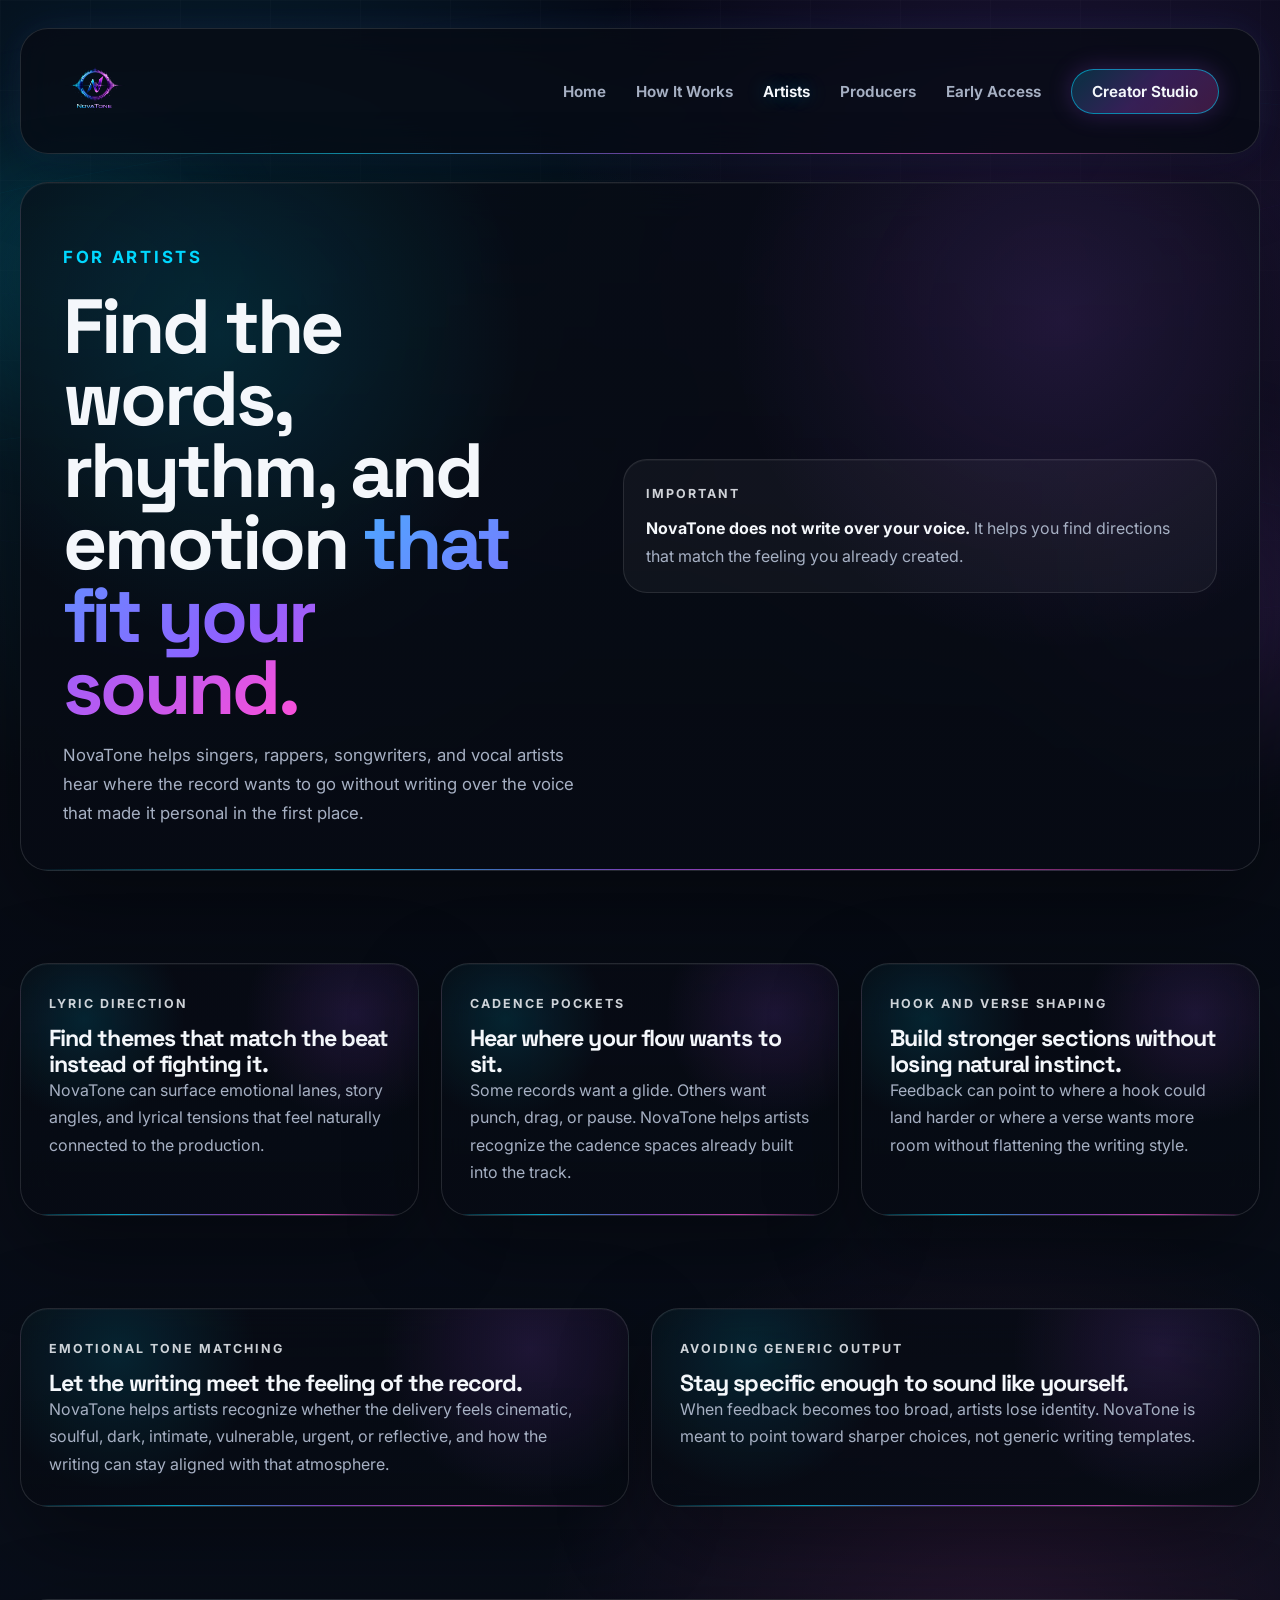
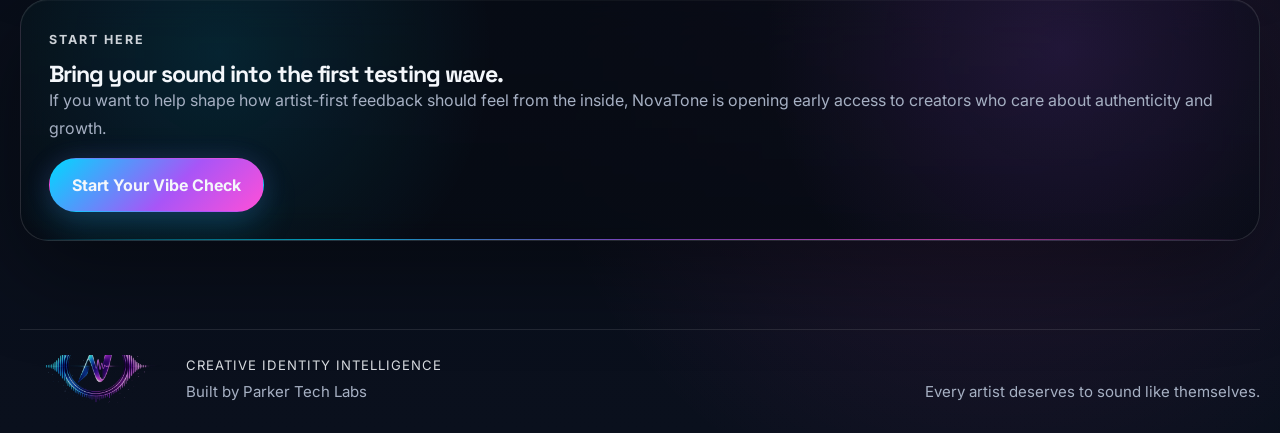
<file: public/artists.html>
<!DOCTYPE html>
<html lang="en">
<head>
  <meta charset="UTF-8">
  <meta name="viewport" content="width=device-width, initial-scale=1.0">
  <meta
    name="description"
    content="NovaTone helps singers, rappers, songwriters, and vocal artists find lyric direction, cadence, emotion, and stronger creative identity."
  >
  <title>NovaTone | For Artists</title>
  <link rel="icon" type="image/png" href="assets/branding/novatone-logo.png">
  <link rel="preconnect" href="https://fonts.googleapis.com">
  <link rel="preconnect" href="https://fonts.gstatic.com" crossorigin>
  <link
    href="https://fonts.googleapis.com/css2?family=Inter:wght@400;500;600;700&family=Space+Grotesk:wght@400;500;700&family=Plus+Jakarta+Sans:wght@400;500;600;700&display=swap"
    rel="stylesheet"
  >
  <link rel="stylesheet" href="css/styles.css">
</head>
<body>
  <div class="page-shell">
    <div class="ambient ambient-one"></div>
    <div class="ambient ambient-two"></div>
    <div class="grid-glow"></div>
    <div class="ambient-lines"></div>

    <header class="nt-header">
      <div class="nt-header-inner">
        <a href="index.html" class="nt-brand">
          <img
            src="assets/branding/novatone-logo.png"
            alt="NovaTone logo"
            class="nt-brand-logo"
          />
        </a>

        <button class="nt-menu-toggle" aria-label="Open navigation" aria-expanded="false">
          <span></span>
          <span></span>
          <span></span>
        </button>

        <nav class="nt-nav">
          <a href="index.html">Home</a>
          <a href="how-it-works.html">How It Works</a>
          <a href="artists.html" class="is-active" aria-current="page">Artists</a>
          <a href="producers.html">Producers</a>
          <a href="early-access.html">Early Access</a>
          <a href="creator-studio.html" class="nt-nav-cta">Creator Studio</a>
        </nav>
      </div>
    </header>

    <main>
      <section class="nt-page-hero">
        <div class="nt-page-hero-copy reveal">
          <p class="eyebrow">For Artists</p>
          <h1>Find the words, rhythm, and emotion <span>that fit your sound.</span></h1>
          <p>
            NovaTone helps singers, rappers, songwriters, and vocal artists hear
            where the record wants to go without writing over the voice that made
            it personal in the first place.
          </p>
        </div>

        <div class="nt-page-hero-note reveal">
          <div class="nt-kicker">Important</div>
          <p>
            <strong>NovaTone does not write over your voice.</strong> It helps you
            find directions that match the feeling you already created.
          </p>
        </div>
      </section>

      <section class="nt-section">
        <div class="nt-grid three-up">
          <article class="nt-card interactive-card reveal">
            <div class="nt-kicker">Lyric Direction</div>
            <h3>Find themes that match the beat instead of fighting it.</h3>
            <p>
              NovaTone can surface emotional lanes, story angles, and lyrical
              tensions that feel naturally connected to the production.
            </p>
          </article>

          <article class="nt-card interactive-card reveal">
            <div class="nt-kicker">Cadence Pockets</div>
            <h3>Hear where your flow wants to sit.</h3>
            <p>
              Some records want a glide. Others want punch, drag, or pause.
              NovaTone helps artists recognize the cadence spaces already built into the track.
            </p>
          </article>

          <article class="nt-card interactive-card reveal">
            <div class="nt-kicker">Hook and Verse Shaping</div>
            <h3>Build stronger sections without losing natural instinct.</h3>
            <p>
              Feedback can point to where a hook could land harder or where a
              verse wants more room without flattening the writing style.
            </p>
          </article>
        </div>
      </section>

      <section class="nt-section">
        <div class="nt-grid two-up">
          <article class="nt-card interactive-card reveal">
            <div class="nt-kicker">Emotional Tone Matching</div>
            <h3>Let the writing meet the feeling of the record.</h3>
            <p>
              NovaTone helps artists recognize whether the delivery feels cinematic,
              soulful, dark, intimate, vulnerable, urgent, or reflective, and how
              the writing can stay aligned with that atmosphere.
            </p>
          </article>

          <article class="nt-card interactive-card reveal">
            <div class="nt-kicker">Avoiding Generic Output</div>
            <h3>Stay specific enough to sound like yourself.</h3>
            <p>
              When feedback becomes too broad, artists lose identity. NovaTone is
              meant to point toward sharper choices, not generic writing templates.
            </p>
          </article>
        </div>
      </section>

      <section class="nt-section">
        <div class="nt-card interactive-card reveal">
          <div class="nt-kicker">Start Here</div>
          <h3>Bring your sound into the first testing wave.</h3>
          <p>
            If you want to help shape how artist-first feedback should feel from
            the inside, NovaTone is opening early access to creators who care about
            authenticity and growth.
          </p>
          <a href="early-access.html" class="button button-primary">Start Your Vibe Check</a>
        </div>
      </section>
    </main>

    <footer class="nt-footer">
      <div class="footer-lockup">
        <img src="assets/branding/novatone-logo.png" alt="NovaTone" class="nt-footer-logo">
        <div class="footer-copy">
          <p class="footer-tagline">Creative Identity Intelligence</p>
          <p class="footer-meta">Built by Parker Tech Labs</p>
        </div>
      </div>
      <p class="footer-note">Every artist deserves to sound like themselves.</p>
    </footer>
  </div>

  <script src="js/main.js"></script>
</body>
</html>
</file>
<file: public/css/styles.css>
:root {
  color-scheme: dark;
  --cyan: #00d8ff;
  --purple: #a855f7;
  --magenta: #ff4fd8;
  --bg: #070b14;
  --bg-soft: #0b0f18;
  --panel: rgba(7, 11, 20, 0.72);
  --panel-strong: rgba(10, 15, 28, 0.88);
  --panel-soft: rgba(255, 255, 255, 0.06);
  --text: #f4f7fb;
  --muted: #a6b0c3;
  --line: rgba(255, 255, 255, 0.1);
  --line-strong: rgba(0, 216, 255, 0.28);
  --radius-xl: 32px;
  --radius-lg: 28px;
  --radius-md: 20px;
  --radius-sm: 14px;
  --shadow: 0 30px 90px rgba(0, 0, 0, 0.38);
  --shadow-soft: 0 20px 60px rgba(0, 0, 0, 0.3);
  --max-width: 1440px;
  --content-width: 1240px;
}

* {
  box-sizing: border-box;
}

html {
  scroll-behavior: smooth;
}

body {
  margin: 0;
  min-width: 320px;
  font-family: "Inter", "Plus Jakarta Sans", sans-serif;
  color: var(--text);
  background:
    radial-gradient(circle at 16% 14%, rgba(0, 216, 255, 0.14), transparent 26%),
    radial-gradient(circle at 82% 12%, rgba(168, 85, 247, 0.18), transparent 24%),
    radial-gradient(circle at 78% 82%, rgba(255, 79, 216, 0.12), transparent 24%),
    linear-gradient(180deg, #060915 0%, #070b14 36%, #0a101d 100%);
}

body.menu-open {
  overflow: hidden;
}

a {
  color: inherit;
  text-decoration: none;
}

button,
input,
textarea,
select {
  font: inherit;
}

button,
a,
input,
textarea,
select {
  -webkit-tap-highlight-color: transparent;
}

img {
  display: block;
  max-width: 100%;
}

.page-shell {
  position: relative;
  overflow: hidden;
}

.ambient,
.grid-glow,
.ambient-lines {
  position: fixed;
  pointer-events: none;
  z-index: 0;
  will-change: transform;
}

.ambient {
  border-radius: 50%;
}

.ambient-one {
  top: 5rem;
  left: -8rem;
  width: 24rem;
  height: 24rem;
  background: radial-gradient(circle, rgba(0, 216, 255, 0.18), transparent 72%);
  filter: blur(34px);
}

.ambient-two {
  right: -8rem;
  bottom: 5rem;
  width: 26rem;
  height: 26rem;
  background: radial-gradient(circle, rgba(168, 85, 247, 0.2), transparent 70%);
  filter: blur(34px);
}

.grid-glow {
  inset: 0;
  background-image:
    linear-gradient(rgba(255, 255, 255, 0.018) 1px, transparent 1px),
    linear-gradient(90deg, rgba(255, 255, 255, 0.018) 1px, transparent 1px);
  background-size: 90px 90px;
  mask-image: linear-gradient(180deg, rgba(0, 0, 0, 0.92), transparent 94%);
}

.ambient-lines {
  inset: 0;
  opacity: 0.42;
  background:
    radial-gradient(58% 24% at 50% 16%, rgba(0, 216, 255, 0.08), transparent 72%),
    radial-gradient(40% 18% at 52% 56%, rgba(255, 79, 216, 0.08), transparent 72%);
}

.ambient-lines::before,
.ambient-lines::after {
  content: "";
  position: absolute;
  left: -10%;
  right: -10%;
  height: 180px;
  border-radius: 50%;
  border-top: 1px solid rgba(0, 216, 255, 0.1);
  border-bottom: 1px solid rgba(168, 85, 247, 0.08);
}

.ambient-lines::before {
  top: 12%;
  transform: rotate(-4deg);
}

.ambient-lines::after {
  top: 48%;
  transform: rotate(3deg);
}

.nt-header,
.nt-section,
.nt-footer,
main {
  position: relative;
  z-index: 1;
}

.nt-header {
  width: min(var(--max-width), calc(100% - 40px));
  margin: 28px auto 0;
}

.nt-header-inner {
  position: relative;
  min-height: 88px;
  display: flex;
  align-items: center;
  justify-content: space-between;
  gap: 32px;
  padding: 26px 40px;
  border-radius: 28px;
  background: rgba(7, 11, 20, 0.78);
  border: 1px solid rgba(255, 255, 255, 0.12);
  backdrop-filter: blur(20px);
  box-shadow:
    0 24px 70px rgba(0, 0, 0, 0.35),
    0 0 38px rgba(0, 216, 255, 0.05),
    0 0 42px rgba(168, 85, 247, 0.08);
}

.nt-header-inner::after {
  content: "";
  position: absolute;
  left: 28px;
  right: 28px;
  bottom: -1px;
  height: 1px;
  background: linear-gradient(90deg, transparent, var(--cyan), var(--purple), var(--magenta), transparent);
  opacity: 0.55;
}

.nt-brand {
  display: flex;
  align-items: center;
  justify-content: flex-start;
  width: clamp(260px, 26vw, 420px);
  height: 72px;
  flex-shrink: 0;
  text-decoration: none;
  overflow: visible;
}

.nt-brand-logo {
  width: 100%;
  max-width: 420px;
  max-height: 68px;
  height: auto;
  object-fit: contain;
  object-position: left center;
  display: block;
  user-select: none;
}

.nt-menu-toggle {
  display: none;
}

.nt-nav {
  display: flex;
  align-items: center;
  gap: 30px;
  margin-left: auto;
}

.nt-nav a {
  color: var(--muted);
  font-size: 0.95rem;
  font-weight: 650;
  transition: color 180ms ease, text-shadow 180ms ease, transform 180ms ease;
}

.nt-nav a:hover,
.nt-nav a:focus-visible,
.nt-nav a.is-active,
.nt-nav a[aria-current="page"] {
  color: var(--text);
  text-shadow: 0 0 18px rgba(0, 216, 255, 0.35);
}

.nt-nav-cta {
  padding: 12px 20px;
  border-radius: 999px;
  color: var(--text) !important;
  border: 1px solid rgba(0, 216, 255, 0.55);
  background: linear-gradient(135deg, rgba(0, 216, 255, 0.18), rgba(168, 85, 247, 0.28), rgba(255, 79, 216, 0.22));
  box-shadow: 0 0 24px rgba(168, 85, 247, 0.24);
}

.nt-nav-cta:hover,
.nt-nav-cta:focus-visible {
  transform: translateY(-2px);
}

main {
  width: min(var(--content-width), calc(100% - 40px));
  margin: 0 auto;
}

.nt-shell {
  width: min(var(--max-width), calc(100% - 40px));
  margin: 0 auto;
  position: relative;
  z-index: 1;
}

.eyebrow,
.nt-section-label {
  margin: 0 0 18px;
  color: var(--cyan);
  font-size: 0.82rem;
  font-weight: 700;
  letter-spacing: 0.16em;
  text-transform: uppercase;
}

h1,
h2,
h3 {
  margin: 0;
  font-family: "Space Grotesk", sans-serif;
  letter-spacing: -0.04em;
  color: var(--text);
}

h1 {
  line-height: 0.94;
}

h2 {
  line-height: 0.98;
}

p,
li {
  margin: 0;
  color: var(--muted);
  line-height: 1.72;
}

.button,
.nt-cta {
  display: inline-flex;
  align-items: center;
  justify-content: center;
  min-height: 54px;
  padding: 0 22px;
  border-radius: 999px;
  border: 1px solid transparent;
  font-weight: 700;
  transition:
    transform 180ms ease,
    box-shadow 180ms ease,
    border-color 180ms ease,
    background-color 180ms ease;
}

.button:hover,
.button:focus-visible,
.nt-cta:hover,
.nt-cta:focus-visible {
  transform: translateY(-2px);
}

.button-primary,
.nt-cta-primary {
  background: linear-gradient(135deg, var(--cyan), var(--purple) 58%, var(--magenta));
  box-shadow:
    0 16px 36px rgba(0, 216, 255, 0.18),
    0 0 26px rgba(168, 85, 247, 0.14);
}

.button-secondary,
.nt-cta-secondary {
  border-color: rgba(255, 255, 255, 0.12);
  background:
    linear-gradient(180deg, rgba(255, 255, 255, 0.06), rgba(255, 255, 255, 0.02)),
    rgba(255, 255, 255, 0.03);
}

.nt-card,
.nt-page-hero,
.nt-hero,
.nt-home-cta,
.nt-form-shell,
.nt-timeline,
.nt-trust-band {
  border: 1px solid rgba(255, 255, 255, 0.12);
  background:
    radial-gradient(circle at 16% 22%, rgba(0, 216, 255, 0.12), transparent 26%),
    radial-gradient(circle at 84% 20%, rgba(168, 85, 247, 0.14), transparent 28%),
    linear-gradient(180deg, rgba(7, 11, 20, 0.82), rgba(7, 11, 20, 0.94));
  backdrop-filter: blur(18px);
  box-shadow:
    var(--shadow),
    inset 0 1px 0 rgba(255, 255, 255, 0.04);
}

.nt-card {
  position: relative;
  padding: 28px;
  border-radius: var(--radius-lg);
  overflow: hidden;
}

.nt-card::after,
.nt-page-hero::after,
.nt-hero::after,
.nt-home-cta::after,
.nt-form-shell::after,
.nt-timeline::after {
  content: "";
  position: absolute;
  left: 0;
  right: 0;
  bottom: 0;
  height: 1px;
  background: linear-gradient(90deg, transparent, var(--cyan), var(--purple), var(--magenta), transparent);
  opacity: 0.72;
}

.nt-section {
  padding: 92px 0 0;
}

.nt-section:first-child {
  padding-top: 42px;
}

.nt-section-heading {
  max-width: 40rem;
  margin-bottom: 28px;
}

.nt-section-heading h2 {
  font-size: clamp(2rem, 4vw, 3.2rem);
}

.nt-section-heading p {
  margin-top: 14px;
  font-size: 1.02rem;
}

.nt-grid {
  display: grid;
  gap: 22px;
}

.nt-grid.three-up {
  grid-template-columns: repeat(3, minmax(0, 1fr));
}

.nt-grid.two-up {
  grid-template-columns: repeat(2, minmax(0, 1fr));
}

.nt-card h3 {
  font-size: 1.45rem;
  line-height: 1.12;
}

.nt-card p + p,
.nt-card ul,
.nt-card .button,
.nt-card .nt-cta {
  margin-top: 16px;
}

.nt-card ul {
  padding-left: 1.1rem;
}

.nt-card li + li {
  margin-top: 8px;
}

.nt-kicker {
  display: inline-flex;
  align-items: center;
  gap: 8px;
  margin-bottom: 14px;
  color: rgba(244, 247, 251, 0.84);
  font-size: 0.78rem;
  font-weight: 700;
  letter-spacing: 0.16em;
  text-transform: uppercase;
}

.nt-wave-chip {
  width: 34px;
  height: 14px;
  display: inline-flex;
  align-items: end;
  gap: 3px;
}

.nt-wave-chip span,
.wave-bar,
.nt-mini-wave span {
  flex: 1 1 0;
  min-width: 4px;
  border-radius: 999px;
  background: linear-gradient(180deg, var(--cyan), var(--purple) 72%, var(--magenta));
  box-shadow: 0 0 28px rgba(0, 216, 255, 0.2);
  transition: height 380ms ease;
}

.nt-wave-chip span:nth-child(1) {
  height: 48%;
}

.nt-wave-chip span:nth-child(2) {
  height: 86%;
}

.nt-wave-chip span:nth-child(3) {
  height: 60%;
}

.nt-hero {
  position: relative;
  min-height: 500px;
  display: grid;
  grid-template-columns: minmax(320px, 0.72fr) minmax(0, 1.28fr);
  gap: 32px;
  align-items: center;
  margin-top: 18px;
  padding: 58px 44px 52px;
  border-radius: var(--radius-lg);
  overflow: hidden;
}

.nt-hero::before {
  content: "";
  position: absolute;
  inset: auto 14% -18% auto;
  width: 320px;
  height: 320px;
  border-radius: 50%;
  background: radial-gradient(circle, rgba(255, 79, 216, 0.16), transparent 72%);
  filter: blur(16px);
}

.nt-hero-copy,
.nt-wave-bg,
.nt-page-hero-copy,
.nt-page-hero-visual {
  position: relative;
  z-index: 1;
}

.nt-hero-copy {
  max-width: 36rem;
  position: relative;
  z-index: 2;
}

.nt-hero-copy h1 {
  max-width: 8.4ch;
  font-size: clamp(3.8rem, 7vw, 5.9rem);
}

.nt-hero-copy h1 span,
.nt-page-hero-copy h1 span,
.nt-home-cta-copy h2 span,
.nt-gradient-text {
  background: linear-gradient(135deg, #4ba9ff, #8f61ff 52%, #ff4fd8);
  -webkit-background-clip: text;
  background-clip: text;
  color: transparent;
}

.nt-hero-body {
  max-width: 31rem;
  margin-top: 20px;
  font-size: 1.08rem;
}

.nt-hero-actions {
  display: flex;
  flex-wrap: wrap;
  gap: 14px;
  margin-top: 32px;
}

.nt-secondary-action {
  gap: 12px;
}

.nt-play-icon {
  width: 28px;
  height: 28px;
  display: inline-flex;
  align-items: center;
  justify-content: center;
  border-radius: 50%;
  border: 1px solid rgba(255, 255, 255, 0.16);
  background: rgba(255, 255, 255, 0.04);
  box-shadow: inset 0 0 16px rgba(0, 216, 255, 0.08);
  font-size: 0.8rem;
}

.nt-wave-bg,
.nt-page-hero-visual {
  min-height: 320px;
}

.nt-wave-bg {
  position: absolute;
  inset: 0;
  z-index: 1;
}

.nt-wave-bg::before,
.nt-page-hero-visual::before {
  content: "";
  position: absolute;
  inset: 8% 0 6% 6%;
  background:
    radial-gradient(circle at 10% 48%, rgba(0, 216, 255, 0.16), transparent 16%),
    radial-gradient(circle at 54% 46%, rgba(168, 85, 247, 0.15), transparent 18%),
    radial-gradient(circle at 84% 54%, rgba(255, 79, 216, 0.18), transparent 18%);
  filter: blur(24px);
}

.nt-wave-ribbon,
.nt-wave-bars,
.nt-page-wave,
.nt-page-wave-bars {
  position: absolute;
  inset: 0;
}

.nt-wave-ribbon::before,
.nt-page-wave::before {
  content: "";
  position: absolute;
  left: 4%;
  right: -2%;
  top: 50%;
  height: 3px;
  transform: translateY(-50%);
  border-radius: 999px;
  background: linear-gradient(90deg, rgba(0, 216, 255, 0.8), rgba(168, 85, 247, 0.88), rgba(255, 79, 216, 0.84));
  box-shadow:
    0 0 26px rgba(0, 216, 255, 0.34),
    0 0 36px rgba(168, 85, 247, 0.18);
  opacity: 0.82;
}

.nt-wave-ribbon::after,
.nt-page-wave::after {
  content: "";
  position: absolute;
  inset: 18% 0 18% 4%;
  background:
    radial-gradient(circle at 18% 50%, rgba(0, 216, 255, 0.72), transparent 3%),
    radial-gradient(circle at 54% 44%, rgba(168, 85, 247, 0.64), transparent 3.4%),
    radial-gradient(circle at 82% 60%, rgba(255, 79, 216, 0.7), transparent 3%);
  opacity: 0.72;
}

.nt-wave-bars,
.nt-page-wave-bars {
  left: 18%;
  right: 0;
  display: flex;
  align-items: center;
  justify-content: space-between;
  gap: clamp(6px, 1vw, 12px);
}

.nt-wave-bars,
.hero-wave-bars {
  opacity: 0.28;
  pointer-events: none;
  z-index: 0;
}

.wave-bar,
.nt-page-wave-bars span {
  width: clamp(3px, 0.42vw, 6px);
  min-width: clamp(3px, 0.42vw, 6px);
  height: 44%;
}

.nt-page-hero {
  position: relative;
  display: grid;
  grid-template-columns: minmax(320px, 0.82fr) minmax(280px, 0.92fr);
  gap: 30px;
  align-items: center;
  margin-top: 28px;
  padding: 42px;
  border-radius: var(--radius-lg);
  overflow: hidden;
}

.nt-page-hero-copy h1 {
  max-width: 10ch;
  font-size: clamp(3rem, 6vw, 4.8rem);
}

.nt-page-hero-copy p {
  max-width: 34rem;
  margin-top: 18px;
  font-size: 1.05rem;
}

.nt-page-hero-note {
  position: relative;
  z-index: 1;
  padding: 22px;
  border-radius: 24px;
  border: 1px solid rgba(255, 255, 255, 0.1);
  background: rgba(255, 255, 255, 0.04);
  box-shadow: inset 0 1px 0 rgba(255, 255, 255, 0.04);
}

.nt-page-hero-note p + p {
  margin-top: 10px;
}

.nt-page-hero-note strong {
  color: var(--text);
}

.nt-intro-card {
  display: grid;
  grid-template-columns: 1.1fr 0.9fr;
  gap: 24px;
  align-items: stretch;
}

.nt-quote {
  position: relative;
  padding-left: 18px;
}

.nt-quote::before {
  content: "";
  position: absolute;
  left: 0;
  top: 0.25rem;
  bottom: 0.25rem;
  width: 3px;
  border-radius: 999px;
  background: linear-gradient(180deg, var(--cyan), var(--purple), var(--magenta));
}

.nt-link-row {
  display: flex;
  align-items: center;
  gap: 10px;
  margin-top: 18px;
  color: var(--text);
  font-weight: 700;
}

.nt-home-cta {
  position: relative;
  display: grid;
  grid-template-columns: minmax(0, 1fr) 320px;
  gap: 26px;
  align-items: center;
  padding: 34px;
  border-radius: var(--radius-lg);
  overflow: hidden;
}

.nt-home-cta-copy h2 {
  font-size: clamp(2.2rem, 4vw, 3.4rem);
}

.nt-home-cta-copy p {
  max-width: 38rem;
  margin-top: 16px;
}

.nt-home-cta-actions {
  display: flex;
  gap: 14px;
  flex-wrap: wrap;
  margin-top: 22px;
}

.nt-mini-wave {
  display: flex;
  align-items: end;
  gap: 8px;
  height: 130px;
}

.nt-mini-wave span {
  width: 8px;
  min-width: 8px;
}

.nt-page-list {
  display: grid;
  gap: 16px;
}

.nt-page-list-item {
  display: grid;
  grid-template-columns: 58px 1fr;
  gap: 18px;
  align-items: start;
}

.nt-page-index {
  width: 58px;
  height: 58px;
  display: grid;
  place-items: center;
  border-radius: 18px;
  border: 1px solid rgba(255, 255, 255, 0.1);
  background: rgba(255, 255, 255, 0.04);
  color: var(--text);
  font-weight: 800;
}

.nt-page-list-item h3 {
  font-size: 1.3rem;
}

.nt-timeline {
  position: relative;
  padding: 28px;
  border-radius: var(--radius-lg);
  overflow: hidden;
}

.nt-timeline-track {
  display: grid;
  grid-template-columns: repeat(5, minmax(0, 1fr));
  gap: 16px;
  position: relative;
}

.nt-timeline-track::before {
  content: "";
  position: absolute;
  left: 2%;
  right: 2%;
  top: 25px;
  height: 2px;
  background: linear-gradient(90deg, rgba(0, 216, 255, 0.4), rgba(168, 85, 247, 0.42), rgba(255, 79, 216, 0.42));
  opacity: 0.7;
}

.nt-timeline-node {
  position: relative;
  padding-top: 52px;
}

.nt-timeline-node::before {
  content: "";
  position: absolute;
  top: 16px;
  left: 0;
  width: 20px;
  height: 20px;
  border-radius: 50%;
  background: linear-gradient(135deg, var(--cyan), var(--purple), var(--magenta));
  box-shadow: 0 0 22px rgba(168, 85, 247, 0.22);
}

.nt-timeline-node strong {
  display: block;
  color: var(--text);
  margin-bottom: 8px;
}

.nt-form-shell {
  position: relative;
  padding: 32px;
  border-radius: var(--radius-lg);
  overflow: hidden;
}

.nt-form-grid {
  display: grid;
  grid-template-columns: repeat(2, minmax(0, 1fr));
  gap: 18px;
}

.nt-field {
  display: grid;
  gap: 10px;
}

.nt-field.is-full {
  grid-column: 1 / -1;
}

.nt-field span {
  color: rgba(244, 247, 251, 0.92);
  font-size: 0.96rem;
  font-weight: 600;
}

input,
textarea,
select {
  width: 100%;
  padding: 16px 18px;
  border-radius: 18px;
  border: 1px solid rgba(255, 255, 255, 0.12);
  background:
    linear-gradient(180deg, rgba(255, 255, 255, 0.06), rgba(255, 255, 255, 0.03)),
    rgba(255, 255, 255, 0.03);
  color: var(--text);
  outline: none;
  backdrop-filter: blur(10px);
  transition: border-color 180ms ease, box-shadow 180ms ease;
}

textarea {
  min-height: 128px;
  resize: vertical;
}

input:focus,
textarea:focus,
select:focus {
  border-color: rgba(0, 216, 255, 0.34);
  box-shadow:
    0 0 0 4px rgba(0, 216, 255, 0.08),
    0 0 18px rgba(168, 85, 247, 0.08);
}

.option-row {
  display: flex;
  flex-wrap: wrap;
  gap: 10px;
}

.option-pill {
  padding: 12px 14px;
  border: 1px solid rgba(255, 255, 255, 0.12);
  border-radius: 999px;
  background: rgba(255, 255, 255, 0.045);
  color: var(--text);
  cursor: pointer;
  transition:
    transform 180ms ease,
    border-color 180ms ease,
    box-shadow 180ms ease,
    background-color 180ms ease;
}

.option-pill:hover,
.option-pill:focus-visible,
.option-pill.is-selected {
  transform: translateY(-2px);
  border-color: rgba(255, 79, 216, 0.28);
  background: rgba(255, 79, 216, 0.09);
  box-shadow: 0 16px 34px rgba(0, 0, 0, 0.28);
}

.consent-row {
  display: flex;
  align-items: flex-start;
  gap: 12px;
  margin-top: 22px;
}

.nt-form-block {
  margin-top: 20px;
}

.consent-row input {
  width: 18px;
  height: 18px;
  margin-top: 2px;
  padding: 0;
}

.form-feedback {
  min-height: 24px;
  margin-top: 16px;
  color: #ffb8d9;
  font-size: 0.95rem;
}

.form-feedback.is-success {
  color: rgba(148, 255, 227, 0.94);
}

.nt-success-panel {
  display: none;
  margin-top: 22px;
  padding: 24px;
  border-radius: 24px;
  border: 1px solid rgba(0, 216, 255, 0.16);
  background: rgba(255, 255, 255, 0.035);
}

.nt-success-panel.is-visible {
  display: block;
}

.nt-form-actions {
  margin-top: 18px;
}

.nt-success-next {
  margin-top: 12px;
}

.nt-interview-column {
  display: grid;
  gap: 14px;
}

.nt-footer {
  width: min(var(--content-width), calc(100% - 40px));
  margin: 88px auto 28px;
  padding: 24px 0 0;
  display: flex;
  justify-content: space-between;
  align-items: end;
  gap: 24px;
  border-top: 1px solid rgba(255, 255, 255, 0.1);
}

.footer-lockup {
  display: inline-flex;
  align-items: center;
  gap: 14px;
}

.nt-footer-logo {
  display: block;
  width: 152px;
  height: 48px;
  object-fit: cover;
  object-position: center;
  user-select: none;
  opacity: 0.82;
  filter: saturate(0.82) brightness(0.96);
}

.footer-copy {
  display: flex;
  flex-direction: column;
  gap: 2px;
}

.footer-tagline {
  color: rgba(244, 247, 251, 0.88);
  font-size: 0.82rem;
  letter-spacing: 0.08em;
  text-transform: uppercase;
}

.footer-meta,
.footer-note {
  color: var(--muted);
  font-size: 0.94rem;
}

.reveal {
  opacity: 0;
  transform: translateY(28px);
  transition: opacity 620ms ease, transform 620ms ease;
}

.reveal.is-visible {
  opacity: 1;
  transform: translateY(0);
}

.interactive-card {
  transition:
    transform 220ms ease,
    border-color 220ms ease,
    box-shadow 220ms ease;
}

.interactive-card:hover,
.interactive-card:focus-within {
  border-color: rgba(0, 216, 255, 0.22);
  box-shadow:
    0 28px 72px rgba(0, 0, 0, 0.52),
    0 0 34px rgba(168, 85, 247, 0.08);
}

@keyframes floatParticle {
  0% {
    transform: translate3d(0, 0, 0) scale(0.94);
    opacity: 0.14;
  }
  20% {
    opacity: 0.58;
  }
  50% {
    transform: translate3d(10px, -18px, 0) scale(1.04);
    opacity: 0.72;
  }
  100% {
    transform: translate3d(-8px, -42px, 0) scale(0.9);
    opacity: 0.08;
  }
}

@media (max-width: 1180px) {
  .nt-header-inner {
    padding: 20px 26px;
  }

  .nt-page-hero {
    grid-template-columns: 1fr;
  }

  .nt-wave-bg,
  .nt-page-hero-visual {
    min-height: 260px;
  }

  .nt-home-cta {
    grid-template-columns: 1fr;
  }
}

@media (max-width: 980px) {
  .nt-grid.three-up,
  .nt-grid.two-up,
  .nt-form-grid,
  .nt-timeline-track,
  .nt-intro-card {
    grid-template-columns: 1fr;
  }

  .nt-timeline-track::before {
    display: none;
  }

  .nt-timeline-node {
    padding-top: 44px;
  }
}

@media (max-width: 820px) {
  .nt-header {
    width: min(calc(100% - 24px), var(--max-width));
  }

  .nt-header-inner {
    min-height: 84px;
    padding: 16px 18px;
    gap: 18px;
  }

  .nt-menu-toggle {
    margin-left: auto;
    width: 48px;
    height: 48px;
    display: inline-flex;
    align-items: center;
    justify-content: center;
    flex-direction: column;
    gap: 4px;
    border: 0;
    border-radius: 16px;
    background: rgba(255, 255, 255, 0.04);
    cursor: pointer;
  }

  .nt-menu-toggle span {
    width: 18px;
    height: 2px;
    display: block;
    border-radius: 999px;
    background: linear-gradient(90deg, var(--cyan), var(--purple));
  }

  .nt-nav {
    position: absolute;
    top: calc(100% + 12px);
    right: 0;
    left: 0;
    display: none;
    flex-direction: column;
    align-items: stretch;
    gap: 10px;
    padding: 16px;
    border-radius: 22px;
    background: rgba(7, 11, 20, 0.94);
    border: 1px solid rgba(255, 255, 255, 0.1);
    backdrop-filter: blur(18px);
    box-shadow: 0 24px 60px rgba(0, 0, 0, 0.32);
  }

  .nt-nav.is-open {
    display: flex;
  }

  .nt-nav a {
    width: 100%;
    text-align: center;
    padding: 12px 14px;
    border-radius: 14px;
    background: rgba(255, 255, 255, 0.03);
  }

  main,
  .nt-footer,
  .nt-shell {
    width: min(calc(100% - 24px), var(--content-width));
  }

  .nt-hero,
  .nt-page-hero,
  .nt-home-cta,
  .nt-form-shell {
    padding: 28px 22px;
  }

  .nt-hero-actions,
  .nt-home-cta-actions {
    flex-direction: column;
    align-items: stretch;
  }
}

@media (max-width: 640px) {
  .nt-header {
    width: min(calc(100% - 20px), var(--max-width));
    margin-top: 16px;
  }

  main,
  .nt-footer,
  .nt-shell {
    width: min(calc(100% - 20px), var(--content-width));
  }

  .nt-hero-copy h1,
  .nt-page-hero-copy h1 {
    font-size: clamp(2.8rem, 10vw, 4.4rem);
  }

  .nt-footer {
    flex-direction: column;
    align-items: flex-start;
  }
}

@media (max-width: 768px) {
  .nt-brand {
    width: clamp(210px, 60vw, 300px);
    height: 58px;
  }

  .nt-brand-logo {
    max-height: 54px;
  }
}

@media (prefers-reduced-motion: reduce) {
  html {
    scroll-behavior: auto;
  }

  *,
  *::before,
  *::after {
    animation: none !important;
    transition: none !important;
  }

  .reveal {
    opacity: 1;
    transform: none;
  }
}

.nt-brand-crop {
  width: 320px !important;
  height: 76px !important;
  overflow: hidden !important;
  display: flex !important;
  align-items: center !important;
  justify-content: flex-start !important;
  flex: 0 0 320px !important;
}

.nt-brand-crop-img {
  width: 520px !important;
  max-width: none !important;
  height: auto !important;
  object-fit: contain !important;
  transform: translateX(-82px) translateY(-8px) scale(1.45) !important;
  transform-origin: left center !important;
  display: block !important;
}

@media (max-width: 768px) {
  .nt-brand-crop {
    width: 240px !important;
    height: 62px !important;
    flex-basis: 240px !important;
  }

  .nt-brand-crop-img {
    width: 430px !important;
    transform: translateX(-72px) translateY(-6px) scale(1.35) !important;
  }
}
</file>
<file: css/styles.css>
:root {
  color-scheme: dark;
  --cyan: #00d8ff;
  --purple: #a855f7;
  --magenta: #ff4fd8;
  --bg: #070b14;
  --bg-soft: #0b0f18;
  --panel: rgba(7, 11, 20, 0.72);
  --panel-strong: rgba(10, 15, 28, 0.88);
  --panel-soft: rgba(255, 255, 255, 0.06);
  --text: #f4f7fb;
  --muted: #a6b0c3;
  --line: rgba(255, 255, 255, 0.1);
  --line-strong: rgba(0, 216, 255, 0.28);
  --radius-xl: 32px;
  --radius-lg: 28px;
  --radius-md: 20px;
  --radius-sm: 14px;
  --shadow: 0 30px 90px rgba(0, 0, 0, 0.38);
  --shadow-soft: 0 20px 60px rgba(0, 0, 0, 0.3);
  --max-width: 1440px;
  --content-width: 1240px;
}

* {
  box-sizing: border-box;
}

html {
  scroll-behavior: smooth;
}

body {
  margin: 0;
  min-width: 320px;
  font-family: "Inter", "Plus Jakarta Sans", sans-serif;
  color: var(--text);
  background:
    radial-gradient(circle at 16% 14%, rgba(0, 216, 255, 0.14), transparent 26%),
    radial-gradient(circle at 82% 12%, rgba(168, 85, 247, 0.18), transparent 24%),
    radial-gradient(circle at 78% 82%, rgba(255, 79, 216, 0.12), transparent 24%),
    linear-gradient(180deg, #060915 0%, #070b14 36%, #0a101d 100%);
}

body.menu-open {
  overflow: hidden;
}

a {
  color: inherit;
  text-decoration: none;
}

button,
input,
textarea,
select {
  font: inherit;
}

button,
a,
input,
textarea,
select {
  -webkit-tap-highlight-color: transparent;
}

img {
  display: block;
  max-width: 100%;
}

.page-shell {
  position: relative;
  overflow: hidden;
}

.ambient,
.grid-glow,
.ambient-lines {
  position: fixed;
  pointer-events: none;
  z-index: 0;
  will-change: transform;
}

.ambient {
  border-radius: 50%;
}

.ambient-one {
  top: 5rem;
  left: -8rem;
  width: 24rem;
  height: 24rem;
  background: radial-gradient(circle, rgba(0, 216, 255, 0.18), transparent 72%);
  filter: blur(34px);
}

.ambient-two {
  right: -8rem;
  bottom: 5rem;
  width: 26rem;
  height: 26rem;
  background: radial-gradient(circle, rgba(168, 85, 247, 0.2), transparent 70%);
  filter: blur(34px);
}

.grid-glow {
  inset: 0;
  background-image:
    linear-gradient(rgba(255, 255, 255, 0.018) 1px, transparent 1px),
    linear-gradient(90deg, rgba(255, 255, 255, 0.018) 1px, transparent 1px);
  background-size: 90px 90px;
  mask-image: linear-gradient(180deg, rgba(0, 0, 0, 0.92), transparent 94%);
}

.ambient-lines {
  inset: 0;
  opacity: 0.42;
  background:
    radial-gradient(58% 24% at 50% 16%, rgba(0, 216, 255, 0.08), transparent 72%),
    radial-gradient(40% 18% at 52% 56%, rgba(255, 79, 216, 0.08), transparent 72%);
}

.ambient-lines::before,
.ambient-lines::after {
  content: "";
  position: absolute;
  left: -10%;
  right: -10%;
  height: 180px;
  border-radius: 50%;
  border-top: 1px solid rgba(0, 216, 255, 0.1);
  border-bottom: 1px solid rgba(168, 85, 247, 0.08);
}

.ambient-lines::before {
  top: 12%;
  transform: rotate(-4deg);
}

.ambient-lines::after {
  top: 48%;
  transform: rotate(3deg);
}

.nt-header,
.nt-section,
.nt-footer,
main {
  position: relative;
  z-index: 1;
}

.nt-header {
  width: min(var(--max-width), calc(100% - 40px));
  margin: 28px auto 0;
}

.nt-header-inner {
  position: relative;
  min-height: 96px;
  display: flex;
  align-items: center;
  justify-content: space-between;
  gap: 32px;
  padding: 26px 40px;
  border-radius: 28px;
  background: rgba(7, 11, 20, 0.78);
  border: 1px solid rgba(255, 255, 255, 0.12);
  backdrop-filter: blur(20px);
  box-shadow:
    0 24px 70px rgba(0, 0, 0, 0.35),
    0 0 38px rgba(0, 216, 255, 0.05),
    0 0 42px rgba(168, 85, 247, 0.08);
}

.nt-header-inner::after {
  content: "";
  position: absolute;
  left: 28px;
  right: 28px;
  bottom: -1px;
  height: 1px;
  background: linear-gradient(90deg, transparent, var(--cyan), var(--purple), var(--magenta), transparent);
  opacity: 0.55;
}

.nt-brand {
  display: flex;
  align-items: center;
  gap: 18px;
  min-width: 290px;
}

.nt-logo {
  width: 78px;
  height: 78px;
  object-fit: contain;
  flex-shrink: 0;
}

.nt-brand-copy {
  display: flex;
  flex-direction: column;
  justify-content: center;
  line-height: 1.05;
}

.nt-wordmark {
  font-family: "Space Grotesk", sans-serif;
  font-size: 1.32rem;
  font-weight: 800;
  letter-spacing: 0.22em;
  text-transform: uppercase;
}

.nt-tagline {
  margin-top: 5px;
  font-size: 0.72rem;
  font-weight: 700;
  letter-spacing: 0.28em;
  text-transform: uppercase;
  color: rgba(244, 247, 251, 0.92);
}

.nt-built {
  margin-top: 4px;
  font-size: 0.78rem;
  color: var(--muted);
}

.nt-menu-toggle {
  display: none;
}

.nt-nav {
  display: flex;
  align-items: center;
  justify-content: flex-end;
  gap: 32px;
  margin-left: auto;
}

.nt-nav a {
  color: var(--muted);
  font-size: 0.95rem;
  font-weight: 650;
  transition: color 180ms ease, text-shadow 180ms ease, transform 180ms ease;
}

.nt-nav a:hover,
.nt-nav a:focus-visible,
.nt-nav a.is-active,
.nt-nav a[aria-current="page"] {
  color: var(--text);
  text-shadow: 0 0 18px rgba(0, 216, 255, 0.35);
}

.nt-nav-cta {
  padding: 12px 20px;
  border-radius: 999px;
  color: var(--text) !important;
  border: 1px solid rgba(0, 216, 255, 0.55);
  background: linear-gradient(135deg, rgba(0, 216, 255, 0.18), rgba(168, 85, 247, 0.28), rgba(255, 79, 216, 0.22));
  box-shadow: 0 0 24px rgba(168, 85, 247, 0.24);
}

.nt-nav-cta:hover,
.nt-nav-cta:focus-visible {
  transform: translateY(-2px);
}

main {
  width: min(var(--content-width), calc(100% - 40px));
  margin: 0 auto;
}

.nt-shell {
  width: min(var(--max-width), calc(100% - 40px));
  margin: 0 auto;
  position: relative;
  z-index: 1;
}

.eyebrow,
.nt-section-label {
  margin: 0 0 18px;
  color: var(--cyan);
  font-size: 0.82rem;
  font-weight: 700;
  letter-spacing: 0.16em;
  text-transform: uppercase;
}

h1,
h2,
h3 {
  margin: 0;
  font-family: "Space Grotesk", sans-serif;
  letter-spacing: -0.04em;
  color: var(--text);
}

h1 {
  line-height: 0.94;
}

h2 {
  line-height: 0.98;
}

p,
li {
  margin: 0;
  color: var(--muted);
  line-height: 1.72;
}

.button,
.nt-cta {
  display: inline-flex;
  align-items: center;
  justify-content: center;
  min-height: 54px;
  padding: 0 22px;
  border-radius: 999px;
  border: 1px solid transparent;
  font-weight: 700;
  transition:
    transform 180ms ease,
    box-shadow 180ms ease,
    border-color 180ms ease,
    background-color 180ms ease;
}

.button:hover,
.button:focus-visible,
.nt-cta:hover,
.nt-cta:focus-visible {
  transform: translateY(-2px);
}

.button-primary,
.nt-cta-primary {
  background: linear-gradient(135deg, var(--cyan), var(--purple) 58%, var(--magenta));
  box-shadow:
    0 16px 36px rgba(0, 216, 255, 0.18),
    0 0 26px rgba(168, 85, 247, 0.14);
}

.button-secondary,
.nt-cta-secondary {
  border-color: rgba(255, 255, 255, 0.12);
  background:
    linear-gradient(180deg, rgba(255, 255, 255, 0.06), rgba(255, 255, 255, 0.02)),
    rgba(255, 255, 255, 0.03);
}

.nt-card,
.nt-page-hero,
.nt-hero,
.nt-home-cta,
.nt-form-shell,
.nt-timeline,
.nt-trust-band {
  border: 1px solid rgba(255, 255, 255, 0.12);
  background:
    radial-gradient(circle at 16% 22%, rgba(0, 216, 255, 0.12), transparent 26%),
    radial-gradient(circle at 84% 20%, rgba(168, 85, 247, 0.14), transparent 28%),
    linear-gradient(180deg, rgba(7, 11, 20, 0.82), rgba(7, 11, 20, 0.94));
  backdrop-filter: blur(18px);
  box-shadow:
    var(--shadow),
    inset 0 1px 0 rgba(255, 255, 255, 0.04);
}

.nt-card {
  position: relative;
  padding: 28px;
  border-radius: var(--radius-lg);
  overflow: hidden;
}

.nt-card::after,
.nt-page-hero::after,
.nt-hero::after,
.nt-home-cta::after,
.nt-form-shell::after,
.nt-timeline::after {
  content: "";
  position: absolute;
  left: 0;
  right: 0;
  bottom: 0;
  height: 1px;
  background: linear-gradient(90deg, transparent, var(--cyan), var(--purple), var(--magenta), transparent);
  opacity: 0.72;
}

.nt-section {
  padding: 92px 0 0;
}

.nt-section:first-child {
  padding-top: 42px;
}

.nt-section-heading {
  max-width: 40rem;
  margin-bottom: 28px;
}

.nt-section-heading h2 {
  font-size: clamp(2rem, 4vw, 3.2rem);
}

.nt-section-heading p {
  margin-top: 14px;
  font-size: 1.02rem;
}

.nt-grid {
  display: grid;
  gap: 22px;
}

.nt-grid.three-up {
  grid-template-columns: repeat(3, minmax(0, 1fr));
}

.nt-grid.two-up {
  grid-template-columns: repeat(2, minmax(0, 1fr));
}

.nt-card h3 {
  font-size: 1.45rem;
  line-height: 1.12;
}

.nt-card p + p,
.nt-card ul,
.nt-card .button,
.nt-card .nt-cta {
  margin-top: 16px;
}

.nt-card ul {
  padding-left: 1.1rem;
}

.nt-card li + li {
  margin-top: 8px;
}

.nt-kicker {
  display: inline-flex;
  align-items: center;
  gap: 8px;
  margin-bottom: 14px;
  color: rgba(244, 247, 251, 0.84);
  font-size: 0.78rem;
  font-weight: 700;
  letter-spacing: 0.16em;
  text-transform: uppercase;
}

.nt-wave-chip {
  width: 34px;
  height: 14px;
  display: inline-flex;
  align-items: end;
  gap: 3px;
}

.nt-wave-chip span,
.wave-bar,
.nt-mini-wave span {
  flex: 1 1 0;
  min-width: 4px;
  border-radius: 999px;
  background: linear-gradient(180deg, var(--cyan), var(--purple) 72%, var(--magenta));
  box-shadow: 0 0 28px rgba(0, 216, 255, 0.2);
  transition: height 380ms ease;
}

.nt-wave-chip span:nth-child(1) {
  height: 48%;
}

.nt-wave-chip span:nth-child(2) {
  height: 86%;
}

.nt-wave-chip span:nth-child(3) {
  height: 60%;
}

.nt-hero {
  position: relative;
  min-height: 500px;
  display: grid;
  grid-template-columns: minmax(320px, 0.72fr) minmax(0, 1.28fr);
  gap: 32px;
  align-items: center;
  margin-top: 18px;
  padding: 58px 44px 52px;
  border-radius: var(--radius-lg);
  overflow: hidden;
}

.nt-hero::before {
  content: "";
  position: absolute;
  inset: auto 14% -18% auto;
  width: 320px;
  height: 320px;
  border-radius: 50%;
  background: radial-gradient(circle, rgba(255, 79, 216, 0.16), transparent 72%);
  filter: blur(16px);
}

.nt-hero-copy,
.nt-wave-bg,
.nt-page-hero-copy,
.nt-page-hero-visual {
  position: relative;
  z-index: 1;
}

.nt-hero-copy {
  max-width: 36rem;
}

.nt-hero-copy h1 {
  max-width: 8.4ch;
  font-size: clamp(3.8rem, 7vw, 5.9rem);
}

.nt-hero-copy h1 span,
.nt-page-hero-copy h1 span,
.nt-home-cta-copy h2 span,
.nt-gradient-text {
  background: linear-gradient(135deg, #4ba9ff, #8f61ff 52%, #ff4fd8);
  -webkit-background-clip: text;
  background-clip: text;
  color: transparent;
}

.nt-hero-body {
  max-width: 31rem;
  margin-top: 20px;
  font-size: 1.08rem;
}

.nt-hero-actions {
  display: flex;
  flex-wrap: wrap;
  gap: 14px;
  margin-top: 32px;
}

.nt-secondary-action {
  gap: 12px;
}

.nt-play-icon {
  width: 28px;
  height: 28px;
  display: inline-flex;
  align-items: center;
  justify-content: center;
  border-radius: 50%;
  border: 1px solid rgba(255, 255, 255, 0.16);
  background: rgba(255, 255, 255, 0.04);
  box-shadow: inset 0 0 16px rgba(0, 216, 255, 0.08);
  font-size: 0.8rem;
}

.nt-wave-bg,
.nt-page-hero-visual {
  min-height: 320px;
}

.nt-wave-bg::before,
.nt-page-hero-visual::before {
  content: "";
  position: absolute;
  inset: 8% 0 6% 6%;
  background:
    radial-gradient(circle at 10% 48%, rgba(0, 216, 255, 0.16), transparent 16%),
    radial-gradient(circle at 54% 46%, rgba(168, 85, 247, 0.15), transparent 18%),
    radial-gradient(circle at 84% 54%, rgba(255, 79, 216, 0.18), transparent 18%);
  filter: blur(24px);
}

.nt-wave-ribbon,
.nt-wave-bars,
.nt-page-wave,
.nt-page-wave-bars {
  position: absolute;
  inset: 0;
}

.nt-wave-ribbon::before,
.nt-page-wave::before {
  content: "";
  position: absolute;
  left: 4%;
  right: -2%;
  top: 50%;
  height: 3px;
  transform: translateY(-50%);
  border-radius: 999px;
  background: linear-gradient(90deg, rgba(0, 216, 255, 0.8), rgba(168, 85, 247, 0.88), rgba(255, 79, 216, 0.84));
  box-shadow:
    0 0 26px rgba(0, 216, 255, 0.34),
    0 0 36px rgba(168, 85, 247, 0.18);
  opacity: 0.82;
}

.nt-wave-ribbon::after,
.nt-page-wave::after {
  content: "";
  position: absolute;
  inset: 18% 0 18% 4%;
  background:
    radial-gradient(circle at 18% 50%, rgba(0, 216, 255, 0.72), transparent 3%),
    radial-gradient(circle at 54% 44%, rgba(168, 85, 247, 0.64), transparent 3.4%),
    radial-gradient(circle at 82% 60%, rgba(255, 79, 216, 0.7), transparent 3%);
  opacity: 0.72;
}

.nt-wave-bars,
.nt-page-wave-bars {
  left: 18%;
  right: 0;
  display: flex;
  align-items: center;
  justify-content: space-between;
  gap: clamp(6px, 1vw, 12px);
}

.wave-bar,
.nt-page-wave-bars span {
  width: clamp(3px, 0.42vw, 6px);
  min-width: clamp(3px, 0.42vw, 6px);
  height: 44%;
}

.nt-page-hero {
  position: relative;
  display: grid;
  grid-template-columns: minmax(320px, 0.82fr) minmax(280px, 0.92fr);
  gap: 30px;
  align-items: center;
  margin-top: 28px;
  padding: 42px;
  border-radius: var(--radius-lg);
  overflow: hidden;
}

.nt-page-hero-copy h1 {
  max-width: 10ch;
  font-size: clamp(3rem, 6vw, 4.8rem);
}

.nt-page-hero-copy p {
  max-width: 34rem;
  margin-top: 18px;
  font-size: 1.05rem;
}

.nt-page-hero-note {
  position: relative;
  z-index: 1;
  padding: 22px;
  border-radius: 24px;
  border: 1px solid rgba(255, 255, 255, 0.1);
  background: rgba(255, 255, 255, 0.04);
  box-shadow: inset 0 1px 0 rgba(255, 255, 255, 0.04);
}

.nt-page-hero-note p + p {
  margin-top: 10px;
}

.nt-page-hero-note strong {
  color: var(--text);
}

.nt-intro-card {
  display: grid;
  grid-template-columns: 1.1fr 0.9fr;
  gap: 24px;
  align-items: stretch;
}

.nt-quote {
  position: relative;
  padding-left: 18px;
}

.nt-quote::before {
  content: "";
  position: absolute;
  left: 0;
  top: 0.25rem;
  bottom: 0.25rem;
  width: 3px;
  border-radius: 999px;
  background: linear-gradient(180deg, var(--cyan), var(--purple), var(--magenta));
}

.nt-link-row {
  display: flex;
  align-items: center;
  gap: 10px;
  margin-top: 18px;
  color: var(--text);
  font-weight: 700;
}

.nt-home-cta {
  position: relative;
  display: grid;
  grid-template-columns: minmax(0, 1fr) 320px;
  gap: 26px;
  align-items: center;
  padding: 34px;
  border-radius: var(--radius-lg);
  overflow: hidden;
}

.nt-home-cta-copy h2 {
  font-size: clamp(2.2rem, 4vw, 3.4rem);
}

.nt-home-cta-copy p {
  max-width: 38rem;
  margin-top: 16px;
}

.nt-home-cta-actions {
  display: flex;
  gap: 14px;
  flex-wrap: wrap;
  margin-top: 22px;
}

.nt-mini-wave {
  display: flex;
  align-items: end;
  gap: 8px;
  height: 130px;
}

.nt-mini-wave span {
  width: 8px;
  min-width: 8px;
}

.nt-page-list {
  display: grid;
  gap: 16px;
}

.nt-page-list-item {
  display: grid;
  grid-template-columns: 58px 1fr;
  gap: 18px;
  align-items: start;
}

.nt-page-index {
  width: 58px;
  height: 58px;
  display: grid;
  place-items: center;
  border-radius: 18px;
  border: 1px solid rgba(255, 255, 255, 0.1);
  background: rgba(255, 255, 255, 0.04);
  color: var(--text);
  font-weight: 800;
}

.nt-page-list-item h3 {
  font-size: 1.3rem;
}

.nt-timeline {
  position: relative;
  padding: 28px;
  border-radius: var(--radius-lg);
  overflow: hidden;
}

.nt-timeline-track {
  display: grid;
  grid-template-columns: repeat(5, minmax(0, 1fr));
  gap: 16px;
  position: relative;
}

.nt-timeline-track::before {
  content: "";
  position: absolute;
  left: 2%;
  right: 2%;
  top: 25px;
  height: 2px;
  background: linear-gradient(90deg, rgba(0, 216, 255, 0.4), rgba(168, 85, 247, 0.42), rgba(255, 79, 216, 0.42));
  opacity: 0.7;
}

.nt-timeline-node {
  position: relative;
  padding-top: 52px;
}

.nt-timeline-node::before {
  content: "";
  position: absolute;
  top: 16px;
  left: 0;
  width: 20px;
  height: 20px;
  border-radius: 50%;
  background: linear-gradient(135deg, var(--cyan), var(--purple), var(--magenta));
  box-shadow: 0 0 22px rgba(168, 85, 247, 0.22);
}

.nt-timeline-node strong {
  display: block;
  color: var(--text);
  margin-bottom: 8px;
}

.nt-form-shell {
  position: relative;
  padding: 32px;
  border-radius: var(--radius-lg);
  overflow: hidden;
}

.nt-form-grid {
  display: grid;
  grid-template-columns: repeat(2, minmax(0, 1fr));
  gap: 18px;
}

.nt-field {
  display: grid;
  gap: 10px;
}

.nt-field.is-full {
  grid-column: 1 / -1;
}

.nt-field span {
  color: rgba(244, 247, 251, 0.92);
  font-size: 0.96rem;
  font-weight: 600;
}

input,
textarea,
select {
  width: 100%;
  padding: 16px 18px;
  border-radius: 18px;
  border: 1px solid rgba(255, 255, 255, 0.12);
  background:
    linear-gradient(180deg, rgba(255, 255, 255, 0.06), rgba(255, 255, 255, 0.03)),
    rgba(255, 255, 255, 0.03);
  color: var(--text);
  outline: none;
  backdrop-filter: blur(10px);
  transition: border-color 180ms ease, box-shadow 180ms ease;
}

textarea {
  min-height: 128px;
  resize: vertical;
}

input:focus,
textarea:focus,
select:focus {
  border-color: rgba(0, 216, 255, 0.34);
  box-shadow:
    0 0 0 4px rgba(0, 216, 255, 0.08),
    0 0 18px rgba(168, 85, 247, 0.08);
}

.option-row {
  display: flex;
  flex-wrap: wrap;
  gap: 10px;
}

.option-pill {
  padding: 12px 14px;
  border: 1px solid rgba(255, 255, 255, 0.12);
  border-radius: 999px;
  background: rgba(255, 255, 255, 0.045);
  color: var(--text);
  cursor: pointer;
  transition:
    transform 180ms ease,
    border-color 180ms ease,
    box-shadow 180ms ease,
    background-color 180ms ease;
}

.option-pill:hover,
.option-pill:focus-visible,
.option-pill.is-selected {
  transform: translateY(-2px);
  border-color: rgba(255, 79, 216, 0.28);
  background: rgba(255, 79, 216, 0.09);
  box-shadow: 0 16px 34px rgba(0, 0, 0, 0.28);
}

.consent-row {
  display: flex;
  align-items: flex-start;
  gap: 12px;
  margin-top: 22px;
}

.nt-form-block {
  margin-top: 20px;
}

.consent-row input {
  width: 18px;
  height: 18px;
  margin-top: 2px;
  padding: 0;
}

.form-feedback {
  min-height: 24px;
  margin-top: 16px;
  color: #ffb8d9;
  font-size: 0.95rem;
}

.form-feedback.is-success {
  color: rgba(148, 255, 227, 0.94);
}

.nt-success-panel {
  display: none;
  margin-top: 22px;
  padding: 24px;
  border-radius: 24px;
  border: 1px solid rgba(0, 216, 255, 0.16);
  background: rgba(255, 255, 255, 0.035);
}

.nt-success-panel.is-visible {
  display: block;
}

.nt-form-actions {
  margin-top: 18px;
}

.nt-success-next {
  margin-top: 12px;
}

.nt-interview-column {
  display: grid;
  gap: 14px;
}

.nt-footer {
  width: min(var(--content-width), calc(100% - 40px));
  margin: 88px auto 28px;
  padding: 24px 0 0;
  display: flex;
  justify-content: space-between;
  align-items: end;
  gap: 24px;
  border-top: 1px solid rgba(255, 255, 255, 0.1);
}

.footer-lockup {
  display: inline-flex;
  align-items: center;
  gap: 14px;
}

.footer-lockup img {
  width: 46px;
  height: 46px;
}

.footer-copy {
  display: flex;
  flex-direction: column;
  gap: 2px;
}

.footer-brand {
  font-family: "Space Grotesk", sans-serif;
  font-size: 1.04rem;
  font-weight: 800;
}

.footer-tagline {
  color: rgba(244, 247, 251, 0.88);
  font-size: 0.82rem;
  letter-spacing: 0.08em;
  text-transform: uppercase;
}

.footer-meta,
.footer-note {
  color: var(--muted);
  font-size: 0.94rem;
}

.reveal {
  opacity: 0;
  transform: translateY(28px);
  transition: opacity 620ms ease, transform 620ms ease;
}

.reveal.is-visible {
  opacity: 1;
  transform: translateY(0);
}

.interactive-card {
  transition:
    transform 220ms ease,
    border-color 220ms ease,
    box-shadow 220ms ease;
}

.interactive-card:hover,
.interactive-card:focus-within {
  border-color: rgba(0, 216, 255, 0.22);
  box-shadow:
    0 28px 72px rgba(0, 0, 0, 0.52),
    0 0 34px rgba(168, 85, 247, 0.08);
}

@keyframes floatParticle {
  0% {
    transform: translate3d(0, 0, 0) scale(0.94);
    opacity: 0.14;
  }
  20% {
    opacity: 0.58;
  }
  50% {
    transform: translate3d(10px, -18px, 0) scale(1.04);
    opacity: 0.72;
  }
  100% {
    transform: translate3d(-8px, -42px, 0) scale(0.9);
    opacity: 0.08;
  }
}

@media (max-width: 1180px) {
  .nt-header-inner {
    padding: 20px 26px;
  }

  .nt-hero,
  .nt-page-hero {
    grid-template-columns: 1fr;
  }

  .nt-wave-bg,
  .nt-page-hero-visual {
    min-height: 260px;
  }

  .nt-home-cta {
    grid-template-columns: 1fr;
  }
}

@media (max-width: 980px) {
  .nt-grid.three-up,
  .nt-grid.two-up,
  .nt-form-grid,
  .nt-timeline-track,
  .nt-intro-card {
    grid-template-columns: 1fr;
  }

  .nt-timeline-track::before {
    display: none;
  }

  .nt-timeline-node {
    padding-top: 44px;
  }
}

@media (max-width: 820px) {
  .nt-header {
    width: min(calc(100% - 24px), var(--max-width));
  }

  .nt-header-inner {
    min-height: 84px;
    padding: 16px 18px;
    gap: 18px;
  }

  .nt-brand {
    min-width: 0;
    gap: 12px;
  }

  .nt-logo {
    width: 64px;
    height: 64px;
  }

  .nt-wordmark {
    font-size: 1.1rem;
    letter-spacing: 0.16em;
  }

  .nt-tagline {
    letter-spacing: 0.14em;
  }

  .nt-menu-toggle {
    margin-left: auto;
    width: 48px;
    height: 48px;
    display: inline-flex;
    align-items: center;
    justify-content: center;
    flex-direction: column;
    gap: 4px;
    border: 0;
    border-radius: 16px;
    background: rgba(255, 255, 255, 0.04);
    cursor: pointer;
  }

  .nt-menu-toggle span {
    width: 18px;
    height: 2px;
    display: block;
    border-radius: 999px;
    background: linear-gradient(90deg, var(--cyan), var(--purple));
  }

  .nt-nav {
    position: absolute;
    top: calc(100% + 12px);
    right: 0;
    left: 0;
    display: none;
    flex-direction: column;
    align-items: stretch;
    gap: 10px;
    padding: 16px;
    border-radius: 22px;
    background: rgba(7, 11, 20, 0.94);
    border: 1px solid rgba(255, 255, 255, 0.1);
    backdrop-filter: blur(18px);
    box-shadow: 0 24px 60px rgba(0, 0, 0, 0.32);
  }

  .nt-nav.is-open {
    display: flex;
  }

  .nt-nav a {
    width: 100%;
    text-align: center;
    padding: 12px 14px;
    border-radius: 14px;
    background: rgba(255, 255, 255, 0.03);
  }

  main,
  .nt-footer,
  .nt-shell {
    width: min(calc(100% - 24px), var(--content-width));
  }

  .nt-hero,
  .nt-page-hero,
  .nt-home-cta,
  .nt-form-shell {
    padding: 28px 22px;
  }

  .nt-hero-actions,
  .nt-home-cta-actions {
    flex-direction: column;
    align-items: stretch;
  }
}

@media (max-width: 640px) {
  .nt-header {
    width: min(calc(100% - 20px), var(--max-width));
    margin-top: 16px;
  }

  main,
  .nt-footer,
  .nt-shell {
    width: min(calc(100% - 20px), var(--content-width));
  }

  .nt-logo {
    width: 56px;
    height: 56px;
  }

  .nt-tagline {
    font-size: 0.64rem;
    letter-spacing: 0.1em;
  }

  .nt-built {
    font-size: 0.72rem;
  }

  .nt-hero-copy h1,
  .nt-page-hero-copy h1 {
    font-size: clamp(2.8rem, 10vw, 4.4rem);
  }

  .nt-footer {
    flex-direction: column;
    align-items: flex-start;
  }
}

@media (prefers-reduced-motion: reduce) {
  html {
    scroll-behavior: auto;
  }

  *,
  *::before,
  *::after {
    animation: none !important;
    transition: none !important;
  }

  .reveal {
    opacity: 1;
    transform: none;
  }
}
</file>
